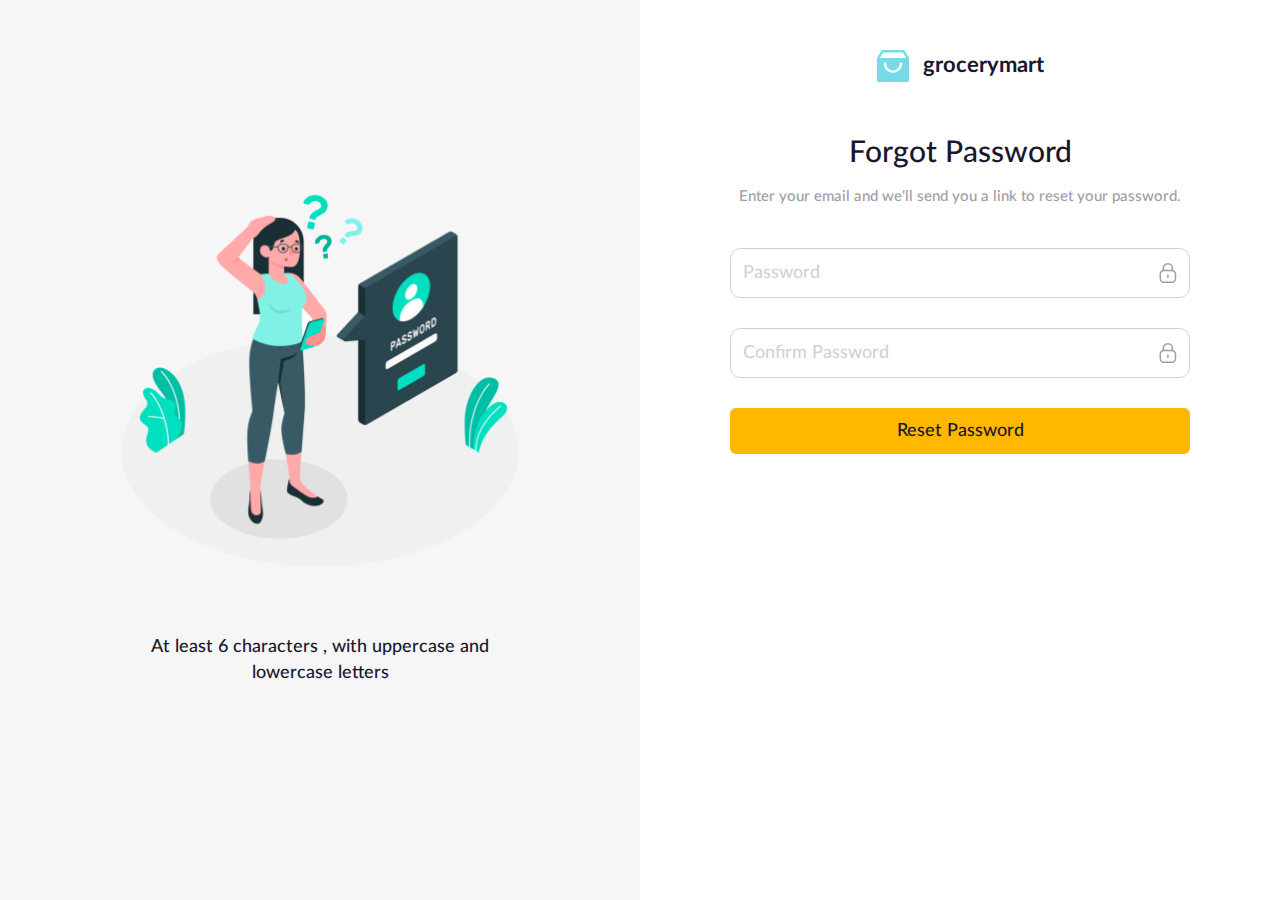
<file: new-password.html>
<!DOCTYPE html>
<html lang="en" class="dark">
<head>
    <meta charset="UTF-8">
    <meta name="viewport" content="width=device-width, initial-scale=1.0">
    <link rel="apple-touch-icon" sizes="76x76" href="./assets/favicon/apple-touch-icon.png">
    <link rel="icon" type="image/png" sizes="32x32" href="./assets/favicon/favicon-32x32.png">
    <link rel="icon" type="image/png" sizes="16x16" href="./assets/favicon/favicon-16x16.png">
    <link rel="manifest" href="./assets/favicon/site.webmanifest">
    <link rel="mask-icon" href="./assets/favicon/safari-pinned-tab.svg" color="#5bbad5">
    <meta name="msapplication-TileColor" content="#da532c">
    <meta name="theme-color" content="#ffffff">
    <!--fonts-->
    <link rel="stylesheet" href="./assets/fonts/stylesheet.css">
    <link rel="stylesheet" href="./assets/css/style.css">

    <!--Scripts-->
    <script src="./assets/js/scripts.js"></script>
    <title>New password | Grocery Mart</title>
</head>
<body>
    <main class="auth">
        <div class="auth__intro">
          <div class="auth__intro-logo logo">
            <img
              src="./assets/icon/Icon (1).svg"
              alt="Grocery"
              class="logo__img"
            />
            <h2 class="logo__title">grocerymart</h2>
          </div>
          <img src="./assets/img/auth/forgot-password.png" alt="" class="auth__intro-img" style="--width: 422px;" />
          <p class="auth__intro-text">
            At least 6 characters , with uppercase and lowercase letters
          </p>
          <button class="auth__intro-next js-toggle" toggle-target="#auth-content">
            <img src="./assets/icon/arrow-left.svg" alt="" class="d-none d-md-block icon">
          </button>
  
        </div>
        <div  class="auth__content ">
          <div class="auth__content-inner">
            <div class="logo auth__content-logo">
              <img
                src="./assets/icon/Icon (1).svg"
                alt="Grocery"
                class="logo__img"
              />
              <h2 class="logo__title">grocerymart</h2>
            </div>
            
            <h1 class="auth__heading">Forgot Password</h1>
            <p class="auth__desc d-md-none">
              Enter your email and we'll send you a link to reset your password.
            </p>
            <p class="auth__desc d-none d-md-block">Let’s create your account and  Shop like a pro and save money.</p>
            
            <form action="./index-logined.html" class="form auth__form auth__form-forgot">
              <div class="form__group">
                <div class="form__text-input">
                  <input
                    type="password"
                    name=""
                    id=""
                    placeholder="Password"
                    class="form__input"
                    required
                    minlength="6"
                  />
                  <img
                    src="./assets/icon/auth/lock.svg"
                    alt=""
                    class="form__input-icon"
                  />
                </div>
                <p class="form__error">Mật khẩu ít nhất 6 ký tự</p>
              </div>
              <div class="form__group">
                <div class="form__text-input">
                  <input
                    type="password"
                    name=""
                    id=""
                    placeholder="Confirm Password"
                    class="form__input"
                    required
                    minlength="6"
                  />
                  <img
                    src="./assets/icon/auth/lock.svg"
                    alt=""
                    class="form__input-icon"
                  />
                </div>
                <p class="form__error">Mật khẩu ít nhất 6 ký tự</p>
              </div>
              <div class="form__group auth__btn-group">
                <button class="btn btn-primary auth__btn form__submit-btn">Reset Password</button>
               
              </div>
            </form>
          
          </div>
        </div>
      </main>
      <script>
        window.dispatchEvent(new Event("template-loaded"));
      </script>
</body>
</html>
</file>
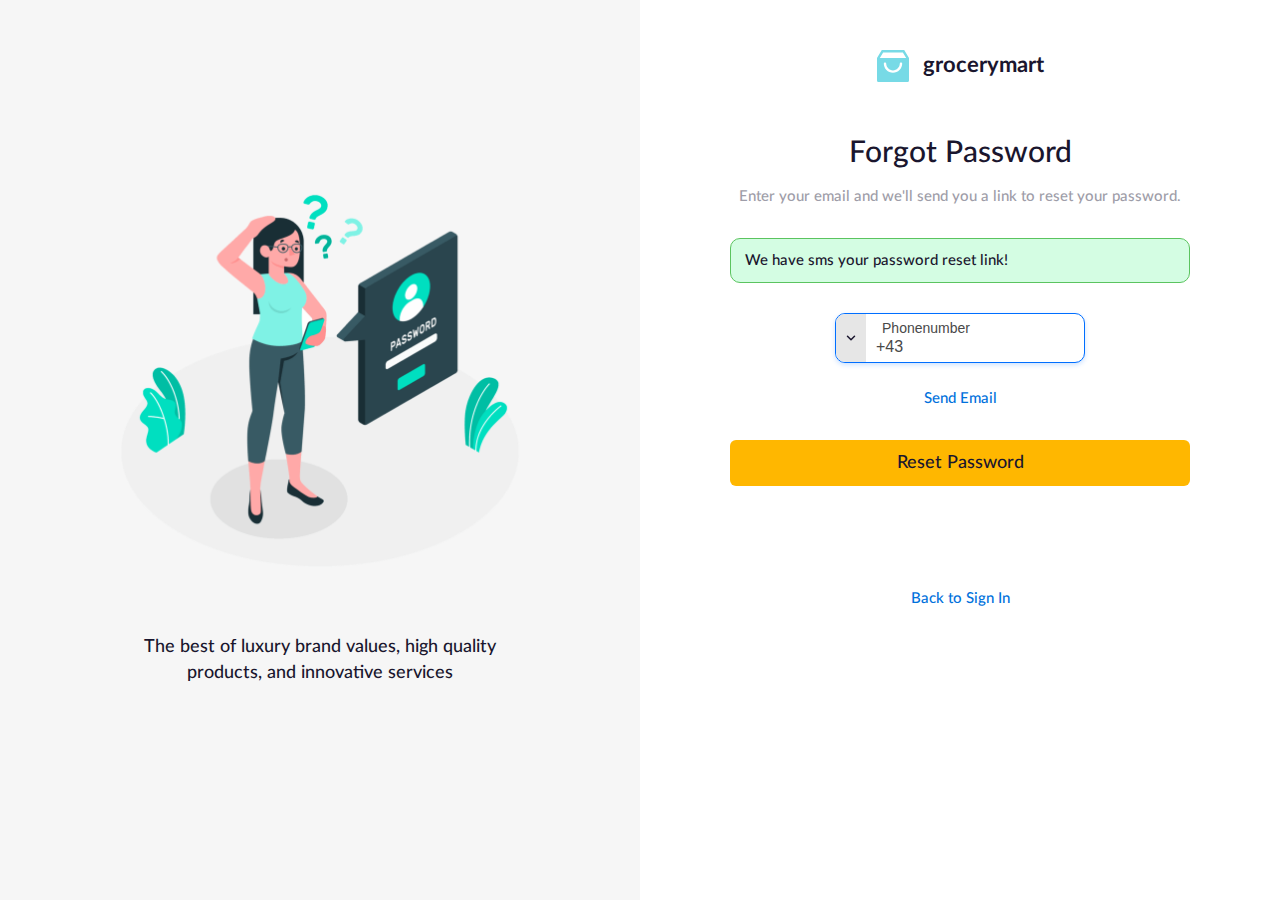
<file: reset-password-sms.html>
<!DOCTYPE html>
<html lang="en" class="dark">
<head>
    <meta charset="UTF-8">
    <meta name="viewport" content="width=device-width, initial-scale=1.0">
    <link rel="apple-touch-icon" sizes="76x76" href="./assets/favicon/apple-touch-icon.png">
    <link rel="icon" type="image/png" sizes="32x32" href="./assets/favicon/favicon-32x32.png">
    <link rel="icon" type="image/png" sizes="16x16" href="./assets/favicon/favicon-16x16.png">
    <link rel="manifest" href="./assets/favicon/site.webmanifest">
    <link rel="mask-icon" href="./assets/favicon/safari-pinned-tab.svg" color="#5bbad5">
    <meta name="msapplication-TileColor" content="#da532c">
    <meta name="theme-color" content="#ffffff">
    <!--fonts-->
    <link rel="stylesheet" href="./assets/fonts/stylesheet.css">
    <link rel="stylesheet" href="./assets/css/style.css">

    <!--Scripts-->
    <script src="./assets/js/scripts.js"></script>
    <title>Reset password | Grocery Mart</title>
</head>
<body>
    <main class="auth">
        <div class="auth__intro">
          <div class="auth__intro-logo logo">
            <img
              src="./assets/icon/Icon (1).svg"
              alt="Grocery"
              class="logo__img"
            />
            <h2 class="logo__title">grocerymart</h2>
          </div>
          <img src="./assets/img/auth/forgot-password.png" alt="" class="auth__intro-img" style="--width: 422px;" />
          <p class="auth__intro-text">
            The best of luxury brand values, high quality products, and innovative
            services
          </p>
          <button class="auth__intro-next js-toggle" toggle-target="#auth-content">
            <img src="./assets/icon/arrow-left.svg" alt="" class="d-none d-md-block icon">
          </button>
  
        </div>
        <div  class="auth__content ">
          <div class="auth__content-inner">
            <div class="logo auth__content-logo">
              <img
                src="./assets/icon/Icon (1).svg"
                alt="Grocery"
                class="logo__img"
              />
              <h2 class="logo__title">grocerymart</h2>
            </div>
            
            <h1 class="auth__heading">Forgot Password</h1>
            <p class="auth__desc d-md-none">
              Enter your email and we'll send you a link to reset your password.
            </p>
            <p class="auth__desc d-none d-md-block">Let’s create your account and  Shop like a pro and save money.</p>
            <div class="auth__message message message--success">We have sms your password reset link!</div>
            <form action="./index-logined.html" class="form auth__form auth__form-forgot">
              <div class="ui-wrapper">
                <input checked="" id="austria" name="flag" type="radio">
                <input id="belgium" name="flag" type="radio">
                <input id="bulgaria" name="flag" type="radio">
                <input id="croatia" name="flag" type="radio">
                <input id="cyprus" name="flag" type="radio">
                <input id="czech" name="flag" type="radio">
                <input id="denmark" name="flag" type="radio">
                <input id="estonia" name="flag" type="radio">
                <input id="finland" name="flag" type="radio">
                <input id="france" name="flag" type="radio">
                <input id="germany" name="flag" type="radio">
                <input id="greece" name="flag" type="radio">
                <input id="hungary" name="flag" type="radio">
                <input id="iceland" name="flag" type="radio">
                <input id="ireland" name="flag" type="radio">
                <input id="italy" name="flag" type="radio">
                <input id="latvia" name="flag" type="radio">
                <input id="liechtenstein" name="flag" type="radio">
                <input id="lithuania" name="flag" type="radio">
                <input id="luxembourg" name="flag" type="radio">
                <input id="malta" name="flag" type="radio">
                <input id="netherlands" name="flag" type="radio">
                <input id="norway" name="flag" type="radio">
                <input id="poland" name="flag" type="radio">
                <input id="portugal" name="flag" type="radio">
                <input id="romania" name="flag" type="radio">
                <input id="slovakia" name="flag" type="radio">
                <input id="slovenia" name="flag" type="radio">
                <input id="spain" name="flag" type="radio">
                <input id="sweden" name="flag" type="radio">
                <input class="sms-checkbox" name="sms" id="sms" type="checkbox">
                <label class="sms-container" for="sms">
                  <img src="./assets/icon/Arrow - Down 2.svg" alt="" class="sms-container-icon">
                </label>
                <div class="input-wrapper">
                    <div class="phone">
                      <label for="phonenumber" class="phone-text">
                        Phonenumber
                      </label>
                    </div>
                    <div class="textfield">
                        <input pattern="\d+" maxlength="11" id="phonenumber" type="text" autofocus>
                        <span class="invalid-msg">This is not a valid phone number</span>
                    </div>
                </div>
                <div class="select-wrapper">
                    <ul>
                        <li class="austria"><label for="austria"><span></span>austria (+43)</label></li>
                        <li class="belgium"><label for="belgium"><span></span>belgium (+32)</label></li>
                        <li class="bulgaria"><label for="bulgaria"><span></span>bulgaria (+359)</label></li>
                        <li class="croatia"><label for="croatia"><span></span>croatia (+385)</label></li>
                        <li class="cyprus"><label for="cyprus"><span></span>cyprus (+357)</label></li>
                        <li class="czech"><label for="czech"><span></span>czech republic (+420)</label></li>
                        <li class="denmark"><label for="denmark"><span></span>denmark (+45)</label></li>
                        <li class="estonia"><label for="estonia"><span></span>estonia (+372)</label></li>
                        <li class="finland"><label for="finland"><span></span>finland (+358)</label></li>
                        <li class="france"><label for="france"><span></span>france (+33)</label></li>
                        <li class="germany"><label for="germany"><span></span>germany (+49)</label></li>
                        <li class="greece"><label for="greece"><span></span>greece (+30)</label></li>
                        <li class="hungary"><label for="hungary"><span></span>hungary (+36)</label></li>
                        <li class="iceland"><label for="iceland"><span></span>iceland (+354)</label></li>
                        <li class="ireland"><label for="ireland"><span></span>republic of ireland (+353)</label></li>
                        <li class="italy"><label for="italy"><span></span>italy (+39)</label></li>
                        <li class="latvia"><label for="latvia"><span></span>latvia (+371)</label></li>
                        <li class="liechtenstein"><label for="liechtenstein"><span></span>liechtenstein (+423)</label></li>
                        <li class="lithuania"><label for="lithuania"><span></span>lithuania (+370)</label></li>
                        <li class="luxembourg"><label for="luxembourg"><span></span>luxembourg (+352)</label></li>
                        <li class="malta"><label for="malta"><span></span>malta (+356)</label></li>
                        <li class="netherlands"><label for="netherlands"><span></span>netherlands (+31)</label></li>
                        <li class="norway"><label for="norway"><span></span>norway (+47)</label></li>
                        <li class="poland"><label for="poland"><span></span>poland (+48)</label></li>
                        <li class="portugal"><label for="portugal"><span></span>portugal (+351)</label></li>
                        <li class="romania"><label for="romania"><span></span>romania (+40)</label></li>
                        <li class="slovakia"><label for="slovakia"><span></span>slovakia (+421)</label></li>
                        <li class="slovenia"><label for="slovenia"><span></span>slovenia (+386)</label></li>
                        <li class="spain"><label for="spain"><span></span>spain (+34)</label></li>
                        <li class="sweden"><label for="sweden"><span></span>sweden (+46)</label></li>
                    </ul>
                </div>
            </div>
              <div class="auth__sms">
                <a href="./reset-password.html" class="auth__link auth__text-link">Send Email</a>
              </div>
              <div class="form__group auth__btn-group">
                <button class="btn btn-primary auth__btn form__submit-btn"><a href="./new-password.html">Reset Password</a></button>
              </div>
            </form>
            <p class="auth__text">
              <a href="./sign-in.html" class="auth__link auth__text-link">Back to Sign In</a>
            </p>
          </div>
        </div>
      </main>
      <script>
        window.dispatchEvent(new Event("template-loaded"));
      </script>
</body>
</html>
</file>
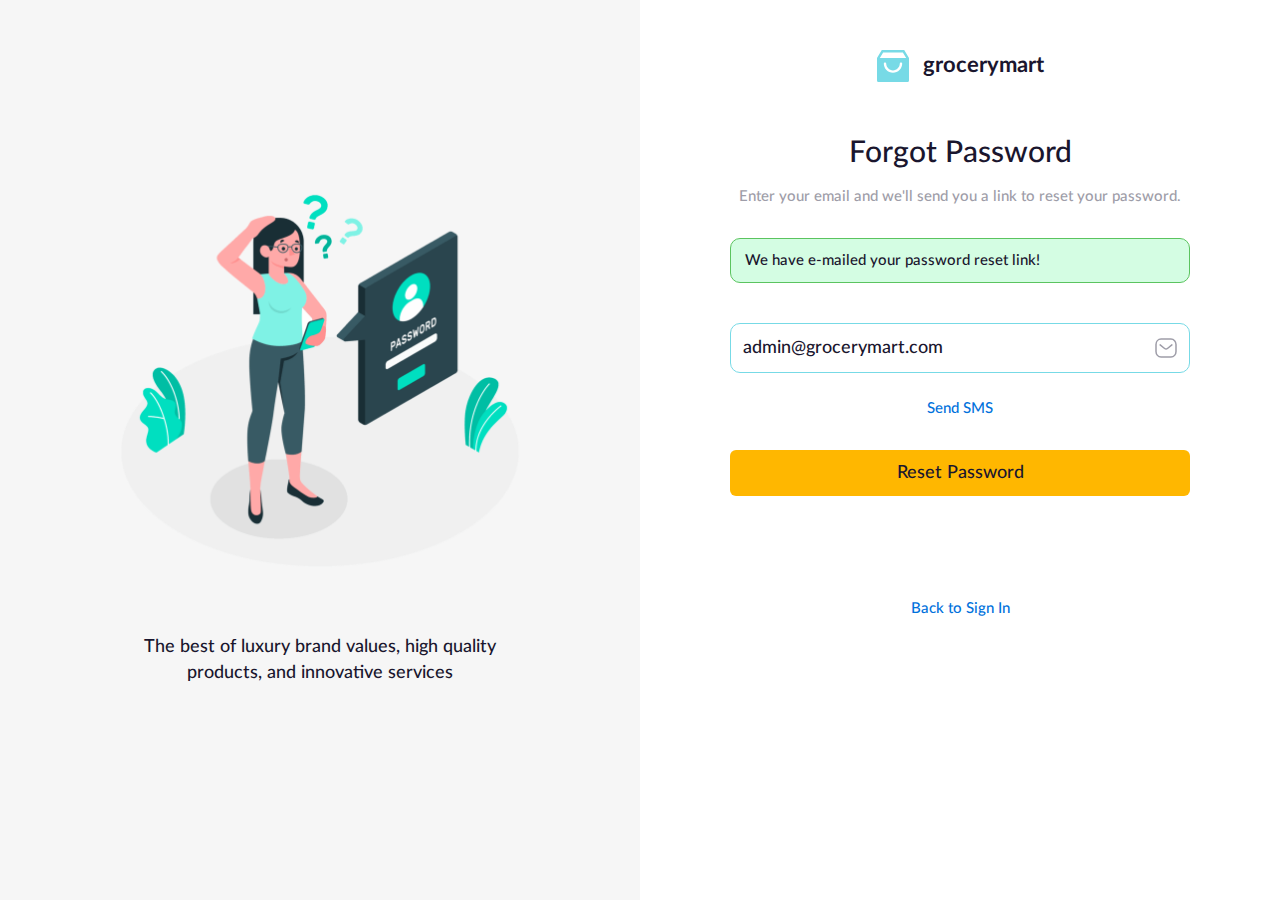
<file: reset-password.html>
<!DOCTYPE html>
<html lang="en" class="dark">
<head>
    <meta charset="UTF-8">
    <meta name="viewport" content="width=device-width, initial-scale=1.0">
    <link rel="apple-touch-icon" sizes="76x76" href="./assets/favicon/apple-touch-icon.png">
    <link rel="icon" type="image/png" sizes="32x32" href="./assets/favicon/favicon-32x32.png">
    <link rel="icon" type="image/png" sizes="16x16" href="./assets/favicon/favicon-16x16.png">
    <link rel="manifest" href="./assets/favicon/site.webmanifest">
    <link rel="mask-icon" href="./assets/favicon/safari-pinned-tab.svg" color="#5bbad5">
    <meta name="msapplication-TileColor" content="#da532c">
    <meta name="theme-color" content="#ffffff">
    <!--fonts-->
    <link rel="stylesheet" href="./assets/fonts/stylesheet.css">
    <link rel="stylesheet" href="./assets/css/style.css">

    <!--Scripts-->
    <script src="./assets/js/scripts.js"></script>
    <title>Reset password | Grocery Mart</title>
</head>
<body>
    <main class="auth">
        <div class="auth__intro">
          <div class="auth__intro-logo logo">
            <img
              src="./assets/icon/Icon (1).svg"
              alt="Grocery"
              class="logo__img"
            />
            <h2 class="logo__title">grocerymart</h2>
          </div>
          <img src="./assets/img/auth/forgot-password.png" alt="" class="auth__intro-img" style="--width: 422px;" />
          <p class="auth__intro-text">
            The best of luxury brand values, high quality products, and innovative
            services
          </p>
          <button class="auth__intro-next js-toggle" toggle-target="#auth-content">
            <img src="./assets/icon/arrow-left.svg" alt="" class="d-none d-md-block icon">
          </button>
  
        </div>
        <div  class="auth__content ">
          <div class="auth__content-inner">
            <div class="logo auth__content-logo">
              <img
                src="./assets/icon/Icon (1).svg"
                alt="Grocery"
                class="logo__img"
              />
              <h2 class="logo__title">grocerymart</h2>
            </div>
            
            <h1 class="auth__heading">Forgot Password</h1>
            <p class="auth__desc d-md-none">
              Enter your email and we'll send you a link to reset your password.
            </p>
            <p class="auth__desc d-none d-md-block">Let’s create your account and  Shop like a pro and save money.</p>
            <div class="auth__message message message--success">We have e-mailed your password reset link!</div>
            <form action="./index-logined.html" class="form auth__form auth__form-forgot">
              <div class="form__group">
                <div class="form__text-input">
                  <input
                    type="email"
                    name=""
                    id=""
                    placeholder="Email"
                    class="form__input"
                    required
                    autofocus
                    value="admin@grocerymart.com"
                  />
                  <img
                    src="./assets/icon/auth/message.svg"
                    alt=""
                    class="form__input-icon"
                  />
                </div>
                <p class="form__error">Email chưa đúng định dạng</p>
              </div>
              <div class="auth__sms">
                <a href="./reset-password-sms.html" class="auth__link auth__text-link">Send SMS</a>
              </div>
              <div class="form__group auth__btn-group">
                <button class="btn btn-primary auth__btn form__submit-btn"><a href="./new-password.html">Reset Password</a></button>
              </div>
            </form>
            <p class="auth__text">
              <a href="./sign-in.html" class="auth__link auth__text-link">Back to Sign In</a>
            </p>
          </div>
        </div>
      </main>
      <script>
        window.dispatchEvent(new Event("template-loaded"));
      </script>
</body>
</html>
</file>
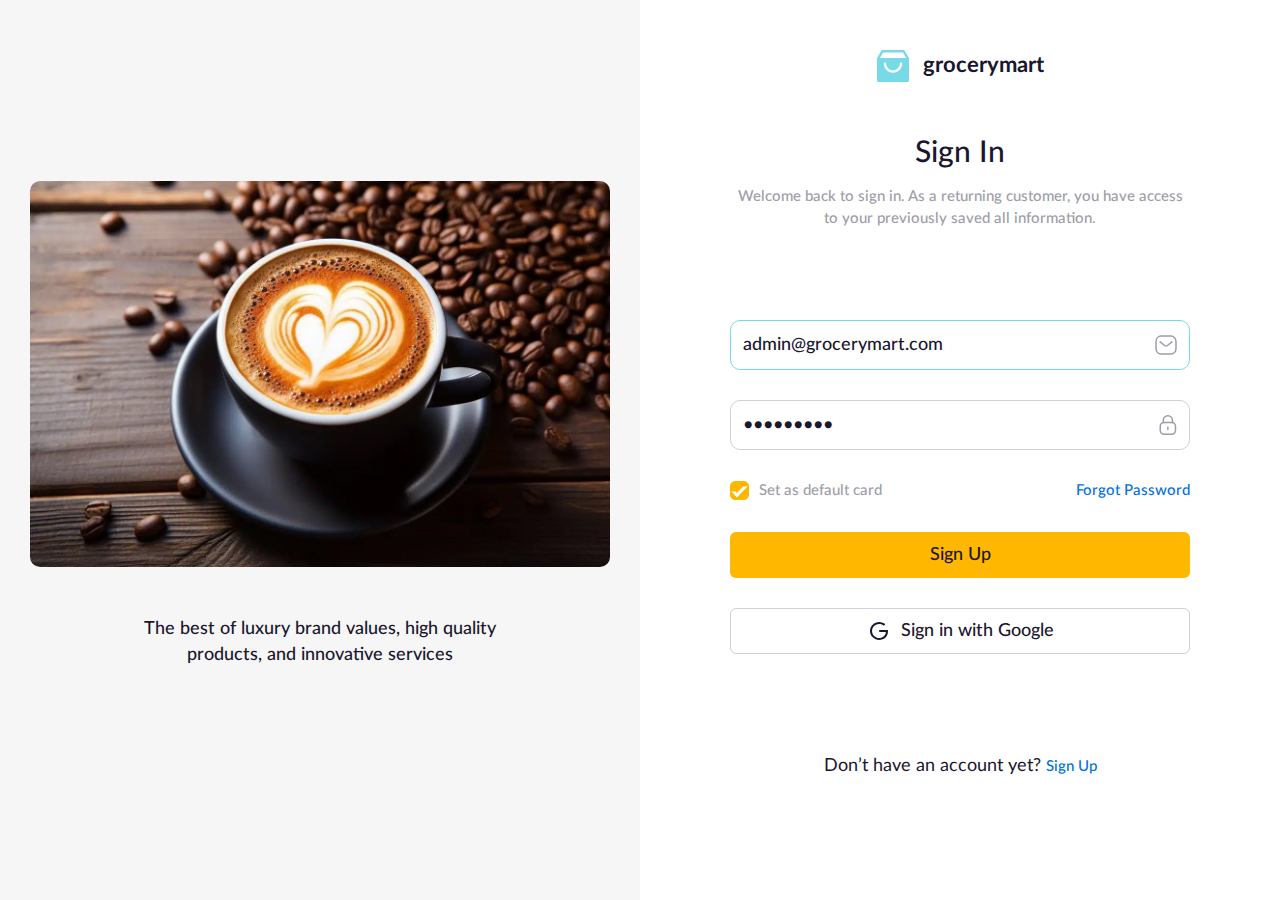
<file: sign-in.html>
<!DOCTYPE html>
<html lang="en" class="dark">
<head>
    <meta charset="UTF-8">
    <meta name="viewport" content="width=device-width, initial-scale=1.0">
    <link rel="apple-touch-icon" sizes="76x76" href="./assets/favicon/apple-touch-icon.png">
    <link rel="icon" type="image/png" sizes="32x32" href="./assets/favicon/favicon-32x32.png">
    <link rel="icon" type="image/png" sizes="16x16" href="./assets/favicon/favicon-16x16.png">
    <link rel="manifest" href="./assets/favicon/site.webmanifest">
    <link rel="mask-icon" href="./assets/favicon/safari-pinned-tab.svg" color="#5bbad5">
    <meta name="msapplication-TileColor" content="#da532c">
    <meta name="theme-color" content="#ffffff">
    <!--fonts-->
    <link rel="stylesheet" href="./assets/fonts/stylesheet.css">
    <link rel="stylesheet" href="./assets/css/style.css">

    <!--Scripts-->
    <script src="./assets/js/scripts.js"></script>
    <title>Sigh In Grocery Mart</title>
</head>
<body>
    <main class="auth">
        <div class="auth__intro">
          <div class="auth__intro-logo logo">
            <img
              src="./assets/icon/Icon (1).svg"
              alt="Grocery"
              class="logo__img"
            />
            <h2 class="logo__title">grocerymart</h2>
          </div>
          <img src="./assets/img/auth/cafe.jpg" alt="" class="auth__intro-img" />
          <p class="auth__intro-text">
            The best of luxury brand values, high quality products, and innovative
            services
          </p>
          <button class="auth__intro-next js-toggle" toggle-target="#auth-content">
            <img src="./assets/icon/arrow-left.svg" alt="" class="d-none d-md-block icon">
          </button>
  
        </div>
        <div  class="auth__content ">
          <div class="auth__content-inner">
            <div class="logo auth__content-logo">
              <img
                src="./assets/icon/Icon (1).svg"
                alt="Grocery"
                class="logo__img"
              />
              <h2 class="logo__title">grocerymart</h2>
            </div>
            
            <h1 class="auth__heading">Sign In</h1>
            <p class="auth__desc d-md-none">
                Welcome back to sign in. As a returning customer, you have access to your previously saved all information.
            </p>
            <p class="auth__desc d-none d-md-block">Let’s create your account and  Shop like a pro and save money.</p>
            <form action="./index-logined.html" class="form auth__form">
              <div class="form__group">
                <div class="form__text-input">
                  <input
                    type="email"
                    name=""
                    id=""
                    placeholder="Email"
                    class="form__input"
                    required
                    autofocus
                    value="admin@grocerymart.com"
                  />
                  <img
                    src="./assets/icon/auth/message.svg"
                    alt=""
                    class="form__input-icon"
                  />
                </div>
                <p class="form__error">Email chưa đúng định dạng</p>
              </div>
              <div class="form__group">
                <div class="form__text-input">
                  <input
                    type="password"
                    name=""
                    id=""
                    placeholder="Password"
                    class="form__input"
                    required
                    minlength="6"
                    value="111111111"
                  />
                  <img
                    src="./assets/icon/auth/lock.svg"
                    alt=""
                    class="form__input-icon"
                  />
                </div>
                <p class="form__error">Mật khẩu ít nhất 6 ký tự</p>
              </div>
              <div class="form__group form__group-inline">
                <label class="form__checkbox">
                  <input
                    type="checkbox"
                    name=""
                    id=""
                    class="form__checkbox-input d-none" checked
                  />
                  <span class="form__checkbox-label">Set as default card</span>
                </label>
                <a href="./reset-password.html" class="auth__link form__pull-right">Forgot Password</a>
              </div>
              <div class="form__group auth__btn-group">
                <button class="btn btn-primary auth__btn form__submit-btn">Sign Up</button>
                <button class="btn btn-outline auth__btn btn--no-margin">
                  <img src="./assets/icon/auth/gg.svg" alt="" class="btn__icon icon" />
                  Sign in with Google
                </button>
              </div>
            </form>
            <p class="auth__text">
                Don’t have an account yet?
              <a href="./sign-up.html" class="auth__link">Sign Up</a>
            </p>
          </div>
        </div>
      </main>
      <script>
        window.dispatchEvent(new Event("template-loaded"));
      </script>
</body>
</html>
</file>
<file: assets/fonts/stylesheet.css>
/* LATO */
@font-face {
    font-family: 'Lato';
    src: url('Lato-Bold.woff2') format('woff2'), url('Lato-Bold.woff') format('woff');
    font-weight: bold;
    font-style: normal;
    font-display: swap;
}

@font-face {
    font-family: 'Lato Hairline';
    src: url('Lato-Hairline.woff2') format('woff2'), url('Lato-Hairline.woff') format('woff');
    font-weight: normal;
    font-style: normal;
    font-display: swap;
}

@font-face {
    font-family: 'Lato';
    src: url('Lato-Black.woff2') format('woff2'), url('Lato-Black.woff') format('woff');
    font-weight: 900;
    font-style: normal;
    font-display: swap;
}

@font-face {
    font-family: 'Lato';
    src: url('Lato-Heavy.woff2') format('woff2'), url('Lato-Heavy.woff') format('woff');
    font-weight: 900;
    font-style: normal;
    font-display: swap;
}

@font-face {
    font-family: 'Lato';
    src: url('Lato-Regular.woff2') format('woff2'), url('Lato-Regular.woff') format('woff');
    font-weight: normal;
    font-style: normal;
    font-display: swap;
}

@font-face {
    font-family: 'Lato';
    src: url('Lato-Medium.woff2') format('woff2'), url('Lato-Medium.woff') format('woff');
    font-weight: 500;
    font-style: normal;
    font-display: swap;
}

@font-face {
    font-family: 'Lato';
    src: url('Lato-Italic.woff2') format('woff2'), url('Lato-Italic.woff') format('woff');
    font-weight: normal;
    font-style: italic;
    font-display: swap;
}

@font-face {
    font-family: 'Lato';
    src: url('Lato-Light.woff2') format('woff2'), url('Lato-Light.woff') format('woff');
    font-weight: 300;
    font-style: normal;
    font-display: swap;
}

@font-face {
    font-family: 'Lato';
    src: url('Lato-Thin.woff2') format('woff2'), url('Lato-Thin.woff') format('woff');
    font-weight: 100;
    font-style: normal;
    font-display: swap;
}
</file>
<file: assets/css/style.css>
html, body, div, span, applet, object, iframe,
h1, h2, h3, h4, h5, h6, p, blockquote, pre,
a, abbr, acronym, address, big, cite, code,
del, dfn, em, img, ins, kbd, q, s, samp,
small, strike, strong, sub, sup, tt, var,
b, u, i, center,
dl, dt, dd, ol, ul, li,
fieldset, form, label, legend,
table, caption, tbody, tfoot, thead, tr, th, td,
article, aside, canvas, details, embed,
figure, figcaption, footer, header, hgroup,
menu, nav, output, ruby, section, summary,
time, mark, audio, video {
  margin: 0;
  padding: 0;
  border: 0;
  font-size: 100%;
  font: inherit;
  vertical-align: baseline;
}

article, aside, details, figcaption, figure,
footer, header, hgroup, menu, nav, section {
  display: block;
}

body {
  line-height: 1;
}

ol, ul {
  list-style: none;
}

blockquote, q {
  quotes: none;
}

blockquote:before, blockquote:after,
q:before, q:after {
  content: "";
  content: none;
}

table {
  border-collapse: collapse;
  border-spacing: 0;
}

@keyframes shake {
  10%, 90% {
    transform: translate3d(-1px, 0, 0);
  }
  20%, 80% {
    transform: translate3d(2px, 0, 0);
  }
  30%, 50%, 70% {
    transform: translate3d(-4px, 0, 0);
  }
  40%, 60% {
    transform: translate3d(4px, 0, 0);
  }
}
*, ::before, ::after {
  box-sizing: border-box;
}

html {
  font-size: 62.5%;
}

body {
  font-size: 1.6rem;
  font-family: Lato, sans-serif;
  color: var(--text-color);
}

a {
  color: inherit;
  text-decoration: none;
}

button {
  border: none;
  outline: none;
  background: transparent;
  padding: 0;
  cursor: pointer;
}

img, a, button, input, textarea, select {
  font-family: inherit;
  color: inherit;
  -webkit-tap-highlight-color: transparent;
  outline: none;
  border: none;
  padding: 0;
}

input {
  background: transparent;
  width: 100%;
}

.icon {
  filter: var(--icon-color);
}

@media (max-width: 575.98px) {
  .container {
    padding-left: 20px !important;
    padding-right: 20px !important;
  }
}

i,
em {
  font-style: italic;
}

b,
strong {
  font-weight: 600;
}

.row > *, .container-fluid, .container {
  padding-left: calc(var(--grid-gutter-x) * 0.5);
  padding-right: calc(var(--grid-gutter-x) * 0.5);
}

.container-fluid, .container {
  --grid-gutter-x: 30px;
  --grid-gutter-y: 0;
  width: 100%;
  margin-left: auto;
  margin-right: auto;
}

.container {
  width: 1370px;
}

.row {
  display: flex;
  flex-wrap: wrap;
  margin-top: calc(var(--grid-gutter-y) * -1);
  margin-left: calc(var(--grid-gutter-x) * 0.5 * -1);
  margin-right: calc(var(--grid-gutter-x) * 0.5 * -1);
}
.row > * {
  margin-top: var(--grid-gutter-y);
}

.col {
  flex: 1 0;
}

.row-cols-1 > * {
  flex: 0 0 auto;
  width: 100%;
}

.row-cols-2 > * {
  flex: 0 0 auto;
  width: 50%;
}

.row-cols-3 > * {
  flex: 0 0 auto;
  width: 33.3333333333%;
}

.row-cols-4 > * {
  flex: 0 0 auto;
  width: 25%;
}

.row-cols-5 > * {
  flex: 0 0 auto;
  width: 20%;
}

.row-cols-6 > * {
  flex: 0 0 auto;
  width: 16.6666666667%;
}

.col-1 {
  flex: 0 0 auto;
  width: 8.3333333333%;
}

.col-2 {
  flex: 0 0 auto;
  width: 16.6666666667%;
}

.col-3 {
  flex: 0 0 auto;
  width: 25%;
}

.col-4 {
  flex: 0 0 auto;
  width: 33.3333333333%;
}

.col-5 {
  flex: 0 0 auto;
  width: 41.6666666667%;
}

.col-6 {
  flex: 0 0 auto;
  width: 50%;
}

.col-7 {
  flex: 0 0 auto;
  width: 58.3333333333%;
}

.col-8 {
  flex: 0 0 auto;
  width: 66.6666666667%;
}

.col-9 {
  flex: 0 0 auto;
  width: 75%;
}

.col-10 {
  flex: 0 0 auto;
  width: 83.3333333333%;
}

.col-11 {
  flex: 0 0 auto;
  width: 91.6666666667%;
}

.col-12 {
  flex: 0 0 auto;
  width: 100%;
}

.offset-0 {
  margin-left: 0;
}

.offset-1 {
  margin-left: 8.3333333333%;
}

.offset-2 {
  margin-left: 16.6666666667%;
}

.offset-3 {
  margin-left: 25%;
}

.offset-4 {
  margin-left: 33.3333333333%;
}

.offset-5 {
  margin-left: 41.6666666667%;
}

.offset-6 {
  margin-left: 50%;
}

.offset-7 {
  margin-left: 58.3333333333%;
}

.offset-8 {
  margin-left: 66.6666666667%;
}

.offset-9 {
  margin-left: 75%;
}

.offset-10 {
  margin-left: 83.3333333333%;
}

.offset-11 {
  margin-left: 91.6666666667%;
}

.g-0,
.gx-0 {
  --grid-gutter-x: 0px;
}

.g-0,
.gy-0 {
  --grid-gutter-y: 0px;
}

.g-1,
.gx-1 {
  --grid-gutter-x: 7.5px;
}

.g-1,
.gy-1 {
  --grid-gutter-y: 7.5px;
}

.g-2,
.gx-2 {
  --grid-gutter-x: 15px;
}

.g-2,
.gy-2 {
  --grid-gutter-y: 15px;
}

.g-3,
.gx-3 {
  --grid-gutter-x: 30px;
}

.g-3,
.gy-3 {
  --grid-gutter-y: 30px;
}

.g-4,
.gx-4 {
  --grid-gutter-x: 45px;
}

.g-4,
.gy-4 {
  --grid-gutter-y: 45px;
}

.g-5,
.gx-5 {
  --grid-gutter-x: 90px;
}

.g-5,
.gy-5 {
  --grid-gutter-y: 90px;
}

@media (max-width: 1399.98px) {
  .container {
    max-width: 1140px;
  }
  .row-cols-xxl-1 > * {
    flex: 0 0 auto;
    width: 100%;
  }
  .row-cols-xxl-2 > * {
    flex: 0 0 auto;
    width: 50%;
  }
  .row-cols-xxl-3 > * {
    flex: 0 0 auto;
    width: 33.3333333333%;
  }
  .row-cols-xxl-4 > * {
    flex: 0 0 auto;
    width: 25%;
  }
  .row-cols-xxl-5 > * {
    flex: 0 0 auto;
    width: 20%;
  }
  .row-cols-xxl-6 > * {
    flex: 0 0 auto;
    width: 16.6666666667%;
  }
  .col-xxl-1 {
    flex: 0 0 auto;
    width: 8.3333333333%;
  }
  .col-xxl-2 {
    flex: 0 0 auto;
    width: 16.6666666667%;
  }
  .col-xxl-3 {
    flex: 0 0 auto;
    width: 25%;
  }
  .col-xxl-4 {
    flex: 0 0 auto;
    width: 33.3333333333%;
  }
  .col-xxl-5 {
    flex: 0 0 auto;
    width: 41.6666666667%;
  }
  .col-xxl-6 {
    flex: 0 0 auto;
    width: 50%;
  }
  .col-xxl-7 {
    flex: 0 0 auto;
    width: 58.3333333333%;
  }
  .col-xxl-8 {
    flex: 0 0 auto;
    width: 66.6666666667%;
  }
  .col-xxl-9 {
    flex: 0 0 auto;
    width: 75%;
  }
  .col-xxl-10 {
    flex: 0 0 auto;
    width: 83.3333333333%;
  }
  .col-xxl-11 {
    flex: 0 0 auto;
    width: 91.6666666667%;
  }
  .col-xxl-12 {
    flex: 0 0 auto;
    width: 100%;
  }
  .offset-xxl-0 {
    margin-left: 0;
  }
  .offset-xxl-1 {
    margin-left: 8.3333333333%;
  }
  .offset-xxl-2 {
    margin-left: 16.6666666667%;
  }
  .offset-xxl-3 {
    margin-left: 25%;
  }
  .offset-xxl-4 {
    margin-left: 33.3333333333%;
  }
  .offset-xxl-5 {
    margin-left: 41.6666666667%;
  }
  .offset-xxl-6 {
    margin-left: 50%;
  }
  .offset-xxl-7 {
    margin-left: 58.3333333333%;
  }
  .offset-xxl-8 {
    margin-left: 66.6666666667%;
  }
  .offset-xxl-9 {
    margin-left: 75%;
  }
  .offset-xxl-10 {
    margin-left: 83.3333333333%;
  }
  .offset-xxl-11 {
    margin-left: 91.6666666667%;
  }
  .g-xxl-0,
  .gx-xxl-0 {
    --grid-gutter-x: 0px;
  }
  .g-xxl-0,
  .gy-xxl-0 {
    --grid-gutter-y: 0px;
  }
  .g-xxl-1,
  .gx-xxl-1 {
    --grid-gutter-x: 7.5px;
  }
  .g-xxl-1,
  .gy-xxl-1 {
    --grid-gutter-y: 7.5px;
  }
  .g-xxl-2,
  .gx-xxl-2 {
    --grid-gutter-x: 15px;
  }
  .g-xxl-2,
  .gy-xxl-2 {
    --grid-gutter-y: 15px;
  }
  .g-xxl-3,
  .gx-xxl-3 {
    --grid-gutter-x: 30px;
  }
  .g-xxl-3,
  .gy-xxl-3 {
    --grid-gutter-y: 30px;
  }
  .g-xxl-4,
  .gx-xxl-4 {
    --grid-gutter-x: 45px;
  }
  .g-xxl-4,
  .gy-xxl-4 {
    --grid-gutter-y: 45px;
  }
  .g-xxl-5,
  .gx-xxl-5 {
    --grid-gutter-x: 90px;
  }
  .g-xxl-5,
  .gy-xxl-5 {
    --grid-gutter-y: 90px;
  }
}
@media (max-width: 1199.98px) {
  .container {
    max-width: 960px;
  }
  .row-cols-xl-1 > * {
    flex: 0 0 auto;
    width: 100%;
  }
  .row-cols-xl-2 > * {
    flex: 0 0 auto;
    width: 50%;
  }
  .row-cols-xl-3 > * {
    flex: 0 0 auto;
    width: 33.3333333333%;
  }
  .row-cols-xl-4 > * {
    flex: 0 0 auto;
    width: 25%;
  }
  .row-cols-xl-5 > * {
    flex: 0 0 auto;
    width: 20%;
  }
  .row-cols-xl-6 > * {
    flex: 0 0 auto;
    width: 16.6666666667%;
  }
  .col-xl-1 {
    flex: 0 0 auto;
    width: 8.3333333333%;
  }
  .col-xl-2 {
    flex: 0 0 auto;
    width: 16.6666666667%;
  }
  .col-xl-3 {
    flex: 0 0 auto;
    width: 25%;
  }
  .col-xl-4 {
    flex: 0 0 auto;
    width: 33.3333333333%;
  }
  .col-xl-5 {
    flex: 0 0 auto;
    width: 41.6666666667%;
  }
  .col-xl-6 {
    flex: 0 0 auto;
    width: 50%;
  }
  .col-xl-7 {
    flex: 0 0 auto;
    width: 58.3333333333%;
  }
  .col-xl-8 {
    flex: 0 0 auto;
    width: 66.6666666667%;
  }
  .col-xl-9 {
    flex: 0 0 auto;
    width: 75%;
  }
  .col-xl-10 {
    flex: 0 0 auto;
    width: 83.3333333333%;
  }
  .col-xl-11 {
    flex: 0 0 auto;
    width: 91.6666666667%;
  }
  .col-xl-12 {
    flex: 0 0 auto;
    width: 100%;
  }
  .offset-xl-0 {
    margin-left: 0;
  }
  .offset-xl-1 {
    margin-left: 8.3333333333%;
  }
  .offset-xl-2 {
    margin-left: 16.6666666667%;
  }
  .offset-xl-3 {
    margin-left: 25%;
  }
  .offset-xl-4 {
    margin-left: 33.3333333333%;
  }
  .offset-xl-5 {
    margin-left: 41.6666666667%;
  }
  .offset-xl-6 {
    margin-left: 50%;
  }
  .offset-xl-7 {
    margin-left: 58.3333333333%;
  }
  .offset-xl-8 {
    margin-left: 66.6666666667%;
  }
  .offset-xl-9 {
    margin-left: 75%;
  }
  .offset-xl-10 {
    margin-left: 83.3333333333%;
  }
  .offset-xl-11 {
    margin-left: 91.6666666667%;
  }
  .g-xl-0,
  .gx-xl-0 {
    --grid-gutter-x: 0px;
  }
  .g-xl-0,
  .gy-xl-0 {
    --grid-gutter-y: 0px;
  }
  .g-xl-1,
  .gx-xl-1 {
    --grid-gutter-x: 7.5px;
  }
  .g-xl-1,
  .gy-xl-1 {
    --grid-gutter-y: 7.5px;
  }
  .g-xl-2,
  .gx-xl-2 {
    --grid-gutter-x: 15px;
  }
  .g-xl-2,
  .gy-xl-2 {
    --grid-gutter-y: 15px;
  }
  .g-xl-3,
  .gx-xl-3 {
    --grid-gutter-x: 30px;
  }
  .g-xl-3,
  .gy-xl-3 {
    --grid-gutter-y: 30px;
  }
  .g-xl-4,
  .gx-xl-4 {
    --grid-gutter-x: 45px;
  }
  .g-xl-4,
  .gy-xl-4 {
    --grid-gutter-y: 45px;
  }
  .g-xl-5,
  .gx-xl-5 {
    --grid-gutter-x: 90px;
  }
  .g-xl-5,
  .gy-xl-5 {
    --grid-gutter-y: 90px;
  }
}
@media (max-width: 991.98px) {
  .container {
    max-width: 720px;
  }
  .row-cols-lg-1 > * {
    flex: 0 0 auto;
    width: 100%;
  }
  .row-cols-lg-2 > * {
    flex: 0 0 auto;
    width: 50%;
  }
  .row-cols-lg-3 > * {
    flex: 0 0 auto;
    width: 33.3333333333%;
  }
  .row-cols-lg-4 > * {
    flex: 0 0 auto;
    width: 25%;
  }
  .row-cols-lg-5 > * {
    flex: 0 0 auto;
    width: 20%;
  }
  .row-cols-lg-6 > * {
    flex: 0 0 auto;
    width: 16.6666666667%;
  }
  .col-lg-1 {
    flex: 0 0 auto;
    width: 8.3333333333%;
  }
  .col-lg-2 {
    flex: 0 0 auto;
    width: 16.6666666667%;
  }
  .col-lg-3 {
    flex: 0 0 auto;
    width: 25%;
  }
  .col-lg-4 {
    flex: 0 0 auto;
    width: 33.3333333333%;
  }
  .col-lg-5 {
    flex: 0 0 auto;
    width: 41.6666666667%;
  }
  .col-lg-6 {
    flex: 0 0 auto;
    width: 50%;
  }
  .col-lg-7 {
    flex: 0 0 auto;
    width: 58.3333333333%;
  }
  .col-lg-8 {
    flex: 0 0 auto;
    width: 66.6666666667%;
  }
  .col-lg-9 {
    flex: 0 0 auto;
    width: 75%;
  }
  .col-lg-10 {
    flex: 0 0 auto;
    width: 83.3333333333%;
  }
  .col-lg-11 {
    flex: 0 0 auto;
    width: 91.6666666667%;
  }
  .col-lg-12 {
    flex: 0 0 auto;
    width: 100%;
  }
  .offset-lg-0 {
    margin-left: 0;
  }
  .offset-lg-1 {
    margin-left: 8.3333333333%;
  }
  .offset-lg-2 {
    margin-left: 16.6666666667%;
  }
  .offset-lg-3 {
    margin-left: 25%;
  }
  .offset-lg-4 {
    margin-left: 33.3333333333%;
  }
  .offset-lg-5 {
    margin-left: 41.6666666667%;
  }
  .offset-lg-6 {
    margin-left: 50%;
  }
  .offset-lg-7 {
    margin-left: 58.3333333333%;
  }
  .offset-lg-8 {
    margin-left: 66.6666666667%;
  }
  .offset-lg-9 {
    margin-left: 75%;
  }
  .offset-lg-10 {
    margin-left: 83.3333333333%;
  }
  .offset-lg-11 {
    margin-left: 91.6666666667%;
  }
  .g-lg-0,
  .gx-lg-0 {
    --grid-gutter-x: 0px;
  }
  .g-lg-0,
  .gy-lg-0 {
    --grid-gutter-y: 0px;
  }
  .g-lg-1,
  .gx-lg-1 {
    --grid-gutter-x: 7.5px;
  }
  .g-lg-1,
  .gy-lg-1 {
    --grid-gutter-y: 7.5px;
  }
  .g-lg-2,
  .gx-lg-2 {
    --grid-gutter-x: 15px;
  }
  .g-lg-2,
  .gy-lg-2 {
    --grid-gutter-y: 15px;
  }
  .g-lg-3,
  .gx-lg-3 {
    --grid-gutter-x: 30px;
  }
  .g-lg-3,
  .gy-lg-3 {
    --grid-gutter-y: 30px;
  }
  .g-lg-4,
  .gx-lg-4 {
    --grid-gutter-x: 45px;
  }
  .g-lg-4,
  .gy-lg-4 {
    --grid-gutter-y: 45px;
  }
  .g-lg-5,
  .gx-lg-5 {
    --grid-gutter-x: 90px;
  }
  .g-lg-5,
  .gy-lg-5 {
    --grid-gutter-y: 90px;
  }
}
@media (max-width: 767.98px) {
  .container {
    max-width: 540px;
  }
  .row-cols-md-1 > * {
    flex: 0 0 auto;
    width: 100%;
  }
  .row-cols-md-2 > * {
    flex: 0 0 auto;
    width: 50%;
  }
  .row-cols-md-3 > * {
    flex: 0 0 auto;
    width: 33.3333333333%;
  }
  .row-cols-md-4 > * {
    flex: 0 0 auto;
    width: 25%;
  }
  .row-cols-md-5 > * {
    flex: 0 0 auto;
    width: 20%;
  }
  .row-cols-md-6 > * {
    flex: 0 0 auto;
    width: 16.6666666667%;
  }
  .col-md-1 {
    flex: 0 0 auto;
    width: 8.3333333333%;
  }
  .col-md-2 {
    flex: 0 0 auto;
    width: 16.6666666667%;
  }
  .col-md-3 {
    flex: 0 0 auto;
    width: 25%;
  }
  .col-md-4 {
    flex: 0 0 auto;
    width: 33.3333333333%;
  }
  .col-md-5 {
    flex: 0 0 auto;
    width: 41.6666666667%;
  }
  .col-md-6 {
    flex: 0 0 auto;
    width: 50%;
  }
  .col-md-7 {
    flex: 0 0 auto;
    width: 58.3333333333%;
  }
  .col-md-8 {
    flex: 0 0 auto;
    width: 66.6666666667%;
  }
  .col-md-9 {
    flex: 0 0 auto;
    width: 75%;
  }
  .col-md-10 {
    flex: 0 0 auto;
    width: 83.3333333333%;
  }
  .col-md-11 {
    flex: 0 0 auto;
    width: 91.6666666667%;
  }
  .col-md-12 {
    flex: 0 0 auto;
    width: 100%;
  }
  .offset-md-0 {
    margin-left: 0;
  }
  .offset-md-1 {
    margin-left: 8.3333333333%;
  }
  .offset-md-2 {
    margin-left: 16.6666666667%;
  }
  .offset-md-3 {
    margin-left: 25%;
  }
  .offset-md-4 {
    margin-left: 33.3333333333%;
  }
  .offset-md-5 {
    margin-left: 41.6666666667%;
  }
  .offset-md-6 {
    margin-left: 50%;
  }
  .offset-md-7 {
    margin-left: 58.3333333333%;
  }
  .offset-md-8 {
    margin-left: 66.6666666667%;
  }
  .offset-md-9 {
    margin-left: 75%;
  }
  .offset-md-10 {
    margin-left: 83.3333333333%;
  }
  .offset-md-11 {
    margin-left: 91.6666666667%;
  }
  .g-md-0,
  .gx-md-0 {
    --grid-gutter-x: 0px;
  }
  .g-md-0,
  .gy-md-0 {
    --grid-gutter-y: 0px;
  }
  .g-md-1,
  .gx-md-1 {
    --grid-gutter-x: 7.5px;
  }
  .g-md-1,
  .gy-md-1 {
    --grid-gutter-y: 7.5px;
  }
  .g-md-2,
  .gx-md-2 {
    --grid-gutter-x: 15px;
  }
  .g-md-2,
  .gy-md-2 {
    --grid-gutter-y: 15px;
  }
  .g-md-3,
  .gx-md-3 {
    --grid-gutter-x: 30px;
  }
  .g-md-3,
  .gy-md-3 {
    --grid-gutter-y: 30px;
  }
  .g-md-4,
  .gx-md-4 {
    --grid-gutter-x: 45px;
  }
  .g-md-4,
  .gy-md-4 {
    --grid-gutter-y: 45px;
  }
  .g-md-5,
  .gx-md-5 {
    --grid-gutter-x: 90px;
  }
  .g-md-5,
  .gy-md-5 {
    --grid-gutter-y: 90px;
  }
}
@media (max-width: 575.98px) {
  .container {
    max-width: 100%;
  }
  .row-cols-sm-1 > * {
    flex: 0 0 auto;
    width: 100%;
  }
  .row-cols-sm-2 > * {
    flex: 0 0 auto;
    width: 50%;
  }
  .row-cols-sm-3 > * {
    flex: 0 0 auto;
    width: 33.3333333333%;
  }
  .row-cols-sm-4 > * {
    flex: 0 0 auto;
    width: 25%;
  }
  .row-cols-sm-5 > * {
    flex: 0 0 auto;
    width: 20%;
  }
  .row-cols-sm-6 > * {
    flex: 0 0 auto;
    width: 16.6666666667%;
  }
  .col-sm-1 {
    flex: 0 0 auto;
    width: 8.3333333333%;
  }
  .col-sm-2 {
    flex: 0 0 auto;
    width: 16.6666666667%;
  }
  .col-sm-3 {
    flex: 0 0 auto;
    width: 25%;
  }
  .col-sm-4 {
    flex: 0 0 auto;
    width: 33.3333333333%;
  }
  .col-sm-5 {
    flex: 0 0 auto;
    width: 41.6666666667%;
  }
  .col-sm-6 {
    flex: 0 0 auto;
    width: 50%;
  }
  .col-sm-7 {
    flex: 0 0 auto;
    width: 58.3333333333%;
  }
  .col-sm-8 {
    flex: 0 0 auto;
    width: 66.6666666667%;
  }
  .col-sm-9 {
    flex: 0 0 auto;
    width: 75%;
  }
  .col-sm-10 {
    flex: 0 0 auto;
    width: 83.3333333333%;
  }
  .col-sm-11 {
    flex: 0 0 auto;
    width: 91.6666666667%;
  }
  .col-sm-12 {
    flex: 0 0 auto;
    width: 100%;
  }
  .offset-sm-0 {
    margin-left: 0;
  }
  .offset-sm-1 {
    margin-left: 8.3333333333%;
  }
  .offset-sm-2 {
    margin-left: 16.6666666667%;
  }
  .offset-sm-3 {
    margin-left: 25%;
  }
  .offset-sm-4 {
    margin-left: 33.3333333333%;
  }
  .offset-sm-5 {
    margin-left: 41.6666666667%;
  }
  .offset-sm-6 {
    margin-left: 50%;
  }
  .offset-sm-7 {
    margin-left: 58.3333333333%;
  }
  .offset-sm-8 {
    margin-left: 66.6666666667%;
  }
  .offset-sm-9 {
    margin-left: 75%;
  }
  .offset-sm-10 {
    margin-left: 83.3333333333%;
  }
  .offset-sm-11 {
    margin-left: 91.6666666667%;
  }
  .g-sm-0,
  .gx-sm-0 {
    --grid-gutter-x: 0px;
  }
  .g-sm-0,
  .gy-sm-0 {
    --grid-gutter-y: 0px;
  }
  .g-sm-1,
  .gx-sm-1 {
    --grid-gutter-x: 7.5px;
  }
  .g-sm-1,
  .gy-sm-1 {
    --grid-gutter-y: 7.5px;
  }
  .g-sm-2,
  .gx-sm-2 {
    --grid-gutter-x: 15px;
  }
  .g-sm-2,
  .gy-sm-2 {
    --grid-gutter-y: 15px;
  }
  .g-sm-3,
  .gx-sm-3 {
    --grid-gutter-x: 30px;
  }
  .g-sm-3,
  .gy-sm-3 {
    --grid-gutter-y: 30px;
  }
  .g-sm-4,
  .gx-sm-4 {
    --grid-gutter-x: 45px;
  }
  .g-sm-4,
  .gy-sm-4 {
    --grid-gutter-y: 45px;
  }
  .g-sm-5,
  .gx-sm-5 {
    --grid-gutter-x: 90px;
  }
  .g-sm-5,
  .gy-sm-5 {
    --grid-gutter-y: 90px;
  }
}
.d-block {
  display: block;
}

.d-flex {
  display: flex;
}

.d-grid {
  display: grid;
}

.d-none {
  display: none;
}

@media (max-width: 1399.98px) {
  .d-xxl-block {
    display: block;
  }
  .d-xxl-flex {
    display: flex;
  }
  .d-xxl-grid {
    display: grid;
  }
  .d-xxl-none {
    display: none;
  }
}
@media (max-width: 1199.98px) {
  .d-xl-block {
    display: block;
  }
  .d-xl-flex {
    display: flex;
  }
  .d-xl-grid {
    display: grid;
  }
  .d-xl-none {
    display: none;
  }
}
@media (max-width: 991.98px) {
  .d-lg-block {
    display: block;
  }
  .d-lg-flex {
    display: flex;
  }
  .d-lg-grid {
    display: grid;
  }
  .d-lg-none {
    display: none;
  }
}
@media (max-width: 767.98px) {
  .d-md-block {
    display: block;
  }
  .d-md-flex {
    display: flex;
  }
  .d-md-grid {
    display: grid;
  }
  .d-md-none {
    display: none;
  }
}
@media (max-width: 575.98px) {
  .d-sm-block {
    display: block;
  }
  .d-sm-flex {
    display: flex;
  }
  .d-sm-grid {
    display: grid;
  }
  .d-sm-none {
    display: none;
  }
}
html {
  --text-color:#1a162e;
  --icon-color: brightness(0) saturate(100%) invert(8%) sepia(7%)
      saturate(6164%) hue-rotate(213deg) brightness(98%) contrast(95%);
  --topbar-bg-color:#EEE;
  --header-bg-color:#eee;
  --body-bg:#F6F6F6;
  --header-shadown: 0px 40px 90px 20px rgba(200, 200, 200, 0.40);
  --top-act-group-bg-color:#FFFFFF;
  --top-act-group-shadow:rgba(237, 237, 246, 0.20);
  --top-act-group-separate:#ededf6;
  --Secondary-Color-Background: #FFF;
  --dropdown-shadow-bg:rgba(0, 0, 0, 0.20);
  --dropdown-arrow-color:#fff;
  --dropdown-bg-color: #fff;
  --top-menu-boder-color:#D2D1D6;
  --menu-column-icon-color:brightness(0) saturate(100%) invert(8%) sepia(11%)
  saturate(3969%) hue-rotate(212deg) brightness(97%) contrast(95%);
  --slidebar-bg:#FFFFFF;
  --slidebar-title:#1A162E;
  --icon:#FFFFFF;
  --cate-item-bg:#EEE;
  --cate-item-bg-thumb:#FFf;
  --filter-btn-color:#FFFFFF;
  --filter-title-color:#6C6C72;
  --product-bg-color:#FFFFFF;
  --product-sd-bg:rgba(237, 237, 246, 0.20);
  --like-btn-sd:rgba(124, 124, 124, 0.20);
  --filter-form-bg:#fff;
  --filter-form-shadow:rgba(200, 200, 200, 0.40);
  --footer-bg-color: var(--header-bg-color);
  --auth-content-bg:#fff;
  --auth-color:#1A162E;
  --product-detail-bg: #fff5;
  --breadcrmbs-bg: #f6f6f6;
  --breadcrmbs-shadow: rgba(237, 237, 246, 0.2);
  --prod-info-bg:#f6f6f6;
  --dropdown-item-color:#1A162E;
  --gift-bg:#7644E1;
  --dialog-bg: #fff;
  --dialog-shadow: rgba(237, 237, 246, 0.2);
  --separate-bg:#D2D1D6;
  --cancel-color:#1A162E;
  --profile-info-bg:#FFF;
  --form--icon-bg:#f6f6f6;
}
@media (max-width: 767.98px) {
  html {
    --body-bg:#f6f6f6;
  }
}
@media (max-width: 991.98px) {
  html {
    --header-bg-color:#fff;
    --header-shadow-color:rgba(237, 237, 246, 0.20);
  }
}
@media (max-width: 575.98px) {
  html {
    --cate-item-bg:#fff;
  }
}
@media (max-width: 575.98px) {
  html {
    --prod-info-bg:#fff;
    --breadcrmbs-bg:#fff;
    --prod-tag-bg:#EDEDF6;
  }
}
@media (max-width: 991.98px) {
  html {
    --breadcrmbs-bg:#fff;
  }
}

html.dark {
  --text-color:#fff;
  --icon-color: brightness(0) saturate(100%) invert(99%) sepia(1%)
      saturate(2%) hue-rotate(153deg) brightness(108%) contrast(100%);
  --topbar-bg-color:#171C28;
  --body-bg:#292E39;
  --header-shadown: 0px 40px 90px 20px rgba(10, 13, 18, 0.4);
  --header-bg-color:#171C28;
  --top-act-group-bg-color:#292E39;
  --top-act-group-shadow:rgba(0, 0, 0, 0.20);
  --top-act-group-separate:#EDEDF6;
  --header-shadow-color:rgba(237, 237, 246, 0);
  --dropdown-bg-color: #2f3441;
  --Secondary-Color-Background: #292E39;
  --dropdown-shadow-bg:rgba(23, 28, 40, 0.40);
  --dropdrown-arrow-color: brightness(0) saturate(100%)
  invert(19%) sepia(6%) saturate(1833%) hue-rotate(186deg) brightness(95%) contrast(93%);
  --top-menu-boder-color:#171C28;
  --menu-column-icon-color: brightness(0) saturate(100%) invert(100%) sepia(23%) saturate(2935%)
                  hue-rotate(206deg) brightness(110%) contrast(97%);
  --slidebar-title:#FFFFFF;
  --slidebar-bg:#292E39;
  --cate-item-bg:#171C28;
  --cate-item-bg-thumb:#292E39;
  --filter-btn-color:#171C28;
  --filter-title-color:#FFFFFF;
  --product-bg-color:#171C28;
  --product-sd-bg:rgba(0, 0, 0, 0.20);
  --like-btn-sd:rgba(124, 124, 124, 0.20);
  --filter-form-bg:#292E39;
  --filter-form-shadow:rgba(0, 0, 0, 0.40);
  --filter-arrow-bg:var(--dropdrown-arrow-color);
  --footer-bg-color: var(--header-bg-color);
  --footer-text-color: #9e9da6;
  --auth-content-bg:#292E39;
  --auth-color:#B9BABE;
  --btn-color:#1A162E;
  --auth-intro-bg:#171C28;
  --product-detail-bg: #292e39;
  --breadcrmbs-bg: #171C28;
  --breadcrmbs-shadow: rgba(0, 0, 0, 0.2);
  --prod-tag-bg:#292E39;
  --prod-info-bg:#171C28;
  --dropdown-item-color:#B9BABE;
  --dropdown-arrow-color:#292E39:
  --gift-bg:#292E39;
  --dialog-bg: #2f3441;
  --dialog-shadow: rgba(23, 28, 40, 0.4);
  --separate-bg:#292E39;
  --cancel-color:#B9BABE;
  --profile-info-bg:#171C28;
  --form--icon-bg:#2f3441;
}
@media (max-width: 575.98px) {
  html.dark {
    --body-bg:#292E39;
  }
}
@media (max-width: 991.98px) {
  html.dark {
    --header-bg-color:#171C28;
    --header-shadow-color:rgba(237, 237, 246, 0);
  }
}
@media (max-width: 575.98px) {
  html.dark {
    --prod-info-bg:#171C28;
    --prod-tag-bg:#171C28;
  }
}

.header {
  background: var(--header-bg-color);
  padding: 30px 0px;
}
@media (max-width: 575.98px) {
  .header {
    padding: 16px 0px;
  }
}
@media (max-width: 991.98px) {
  .header {
    padding: 20px 0px;
  }
}

.top-bar {
  display: flex;
  align-items: center;
  position: relative;
  z-index: 1;
}
@media (max-width: 991.98px) {
  .top-bar {
    padding: 20px 0;
  }
}
@media (max-width: 767.98px) {
  .top-bar {
    justify-content: space-between;
    padding: 16px 0;
  }
}

.navbar {
  margin-left: 144px;
}
@media (max-width: 991.98px) {
  .navbar {
    position: fixed;
    inset: 0 30% 0 0;
    z-index: 9;
    margin-left: 0;
    background: var(--slidebar-bg);
    padding: 20px 0;
    translate: -100%;
    transition: 0.5s;
  }
  .navbar.show {
    translate: 0;
  }
  .navbar.show ~ .navbar__overlay {
    visibility: visible;
    opacity: 1;
  }
}
.navbar__overlay {
  visibility: hidden;
  opacity: 0;
  transition: 0.5s;
}
@media (max-width: 991.98px) {
  .navbar__overlay {
    position: fixed;
    inset: 0;
    background: rgba(0, 0, 0, 0.4);
    z-index: 8;
    transition: opacity, visibility;
    transition-duration: 0.5s;
  }
}
.navbar__close {
  display: none;
}
@media (max-width: 991.98px) {
  .navbar__close {
    display: block;
    padding: 10px 20px;
  }
}
.navbar__list {
  display: flex;
  align-items: center;
  gap: 30px;
}
@media (max-width: 991.98px) {
  .navbar__list {
    flex-direction: column;
    align-items: flex-start;
    padding: 20px;
    overflow-y: auto;
    height: calc(100% - 20px);
  }
}
.navbar__link {
  padding: 20px 0px;
  height: 50px;
  gap: 6px;
  font-size: 15px;
  font-weight: 500;
  line-height: 146.667%;
}
@media (max-width: 991.98px) {
  .navbar__link {
    justify-content: space-between;
    font-size: 1.6rem;
    line-height: 2.4rem;
    padding-right: 20px;
  }
}
.navbar__item:hover .dropdown {
  display: block;
}
@media (max-width: 991.98px) {
  .navbar__item {
    width: 100%;
  }
  .navbar__item:hover .dropdown {
    display: none;
  }
  .navbar__item--active .dropdown {
    display: block !important;
  }
}
.navbar__arrow {
  margin-top: 3px;
}
@media (max-width: 991.98px) {
  .navbar__arrow {
    rotate: -90deg;
    transition: rotate 0.3s;
  }
}
.navbar__item--active .navbar__arrow {
  rotate: 0deg;
}

.top-act {
  display: flex;
  margin-left: auto;
  gap: 20px;
}
@media (max-width: 767.98px) {
  .top-act {
    margin-left: 0;
  }
  .top-act__sign-up {
    margin-left: 20px;
    height: 40px !important;
    padding: 0 8px !important;
    font-size: 1.5rem !important;
  }
}
.top-act__group {
  display: flex;
  align-items: center;
  min-width: 50px;
  height: 50px;
  border-radius: 8px;
  background: var(--top-act-group-bg-color);
  box-shadow: 0px 20px 60px 10px var(--top-act-group-shadow);
}
@media (max-width: 575.98px) {
  .top-act__group {
    display: none;
  }
}
@media (max-width: 991.98px) {
  .top-act__group--single {
    display: none;
  }
}
.top-act__group--single .top-act__btn {
  padding: 13px;
}
.top-act__btn {
  position: relative;
  display: flex;
  align-items: center;
  gap: 10px;
  padding: 13px 20px;
  cursor: pointer;
}
.top-act__btn-wrap {
  padding: 20px 0px;
}
.top-act__btn-wrap:hover .act-dropdown {
  display: block;
}
.top-act__title {
  font-size: 15px;
  font-weight: 500;
  line-height: 146.667%;
}
.top-act__separate {
  width: 1px;
  height: 30px;
  background: var(--top-act-group-separate);
}
.top-act__avatar {
  display: block;
  width: 50px;
  height: 50px;
  object-fit: cover;
  border-radius: 8px;
}
.top-act__user {
  position: relative;
}
.top-act__user:hover .act-dropdown {
  display: block;
}
.top-act__dropdown {
  right: -15px !important;
  width: min(300px, 100vw) !important;
}
.top-act__dropdown-arrow {
  right: 15px !important;
}

.user-menu__top {
  display: flex;
  align-items: center;
  gap: 20px;
}
.user-menu__avatar {
  width: 60px;
  height: 60px;
  border-radius: 10px;
  object-fit: cover;
}
.user-menu__name {
  margin-bottom: 8px;
  font-size: 1.8rem;
  font-weight: 600;
}
.user-menu__list {
  margin-top: 30px;
}
.user-menu__link {
  display: flex;
  align-items: center;
  justify-content: space-between;
  gap: 15px;
  padding: 14px 0;
}
.user-menu__separate {
  margin-top: 10px;
  padding-top: 10px;
  border-top: 1px solid var(--separate-color);
}

.nav-btn {
  align-items: center;
  padding: 10px 20px;
}
.nav-btn__title {
  margin-left: 16px;
  font-size: 15px;
  font-weight: 500;
  line-height: 146.667%;
}
.nav-btn__qnt {
  margin-left: auto;
  font-size: 15px;
  font-weight: 500;
  line-height: 22px;
}

.act-dropdown {
  position: absolute;
  top: 70px;
  right: 10px;
  width: 100;
  display: none;
}
@media (max-width: 991.98px) {
  .act-dropdown {
    top: 90px;
  }
}
.act-dropdown__inner {
  padding: 20px;
  border-radius: 20px;
  background: var(--body-bg);
  box-shadow: var(--header-shadown);
}
@media (max-width: 991.98px) {
  .act-dropdown__inner {
    padding: 15px;
  }
}
.act-dropdown__arrow {
  position: absolute;
  top: -15px;
  right: 90px;
  height: 20.5px;
  filter: var(--dropdrown-arrow-color);
}
.act-dropdown.hide {
  opacity: 0;
  visibility: hidden;
}
.act-dropdown__top {
  display: flex;
  justify-content: space-between;
  margin-bottom: 30px;
}
.act-dropdown__title {
  font-size: 22px;
  font-weight: 500;
  line-height: 145.455%;
}
.act-dropdown__view-all {
  font-size: 22px;
  font-weight: 400;
  line-height: 145.455%;
  color: #0071DC;
}
.act-dropdown__row {
  display: flex;
  justify-content: space-between;
  margin-top: 20px;
  color: var(--dropdown-item-color);
  font-size: 22px;
  font-weight: 400;
  line-height: 145.455%;
}
.act-dropdown__checkout {
  display: flex;
  justify-content: flex-end;
}
.act-dropdown__checkout-btn {
  padding: 18px 40px;
  border-radius: 50px !important;
  min-width: 278px;
}

.cart-preview-item__thumb {
  width: 175px;
  height: 172px;
  object-fit: contain;
  background: var(--prod-info-bg);
}
@media (max-width: 1399.98px) {
  .cart-preview-item__thumb {
    width: 135px;
    height: 132px;
  }
}
.cart-preview-item__title {
  margin-top: 14px;
  font-size: 14px;
  font-weight: 400;
  line-height: 142.857%;
  color: var(--dropdown-item-color);
}
.cart-preview-item__price {
  margin-top: 6px;
  font-size: 15px;
  font-weight: 500;
  line-height: 146.667%;
  color: var(--dropdown-item-color);
}

.artice {
  margin: 30px 0;
  content: "";
  display: block;
  height: 1px;
  background: #171C28;
}
@media (max-width: 991.98px) {
  .artice {
    margin: 15px 0;
  }
}

.sreach-input::placeholder,
.sreach-input {
  font-size: 17px;
}

.sreach-input::placeholder {
  color: #8f8f8f;
  margin-left: 10px;
}

.sreach-input {
  z-index: 1;
  border-style: none;
  height: 50px;
  width: 50px;
  padding: 10px;
  outline: none;
  border-radius: 50%;
  transition: 0.5s ease-in-out;
  padding-right: 40px;
  color: var(--text-color);
  cursor: pointer;
}

.sreach-input:focus ~ .sreach-input,
.sreach-input:focus {
  box-shadow: none;
  width: 250px;
  border-radius: 0px;
  background-color: transparent;
  z-index: 2;
  transition: all 500ms cubic-bezier(0, 0.11, 0.35, 2);
}

.icon-input {
  display: flex;
  align-items: center;
  justify-content: center;
  position: absolute;
  right: 0px;
  cursor: pointer;
  outline: none;
  border-style: none;
  border-radius: 50%;
  pointer-events: painted;
  background-color: transparent;
  transition: 0.2s linear;
}

.top-act__btn-right {
  position: absolute;
  right: 315px;
}

.icon-input:focus {
  margin-left: 10px;
}

.footer {
  margin-top: 50px;
  padding: 50px 0px;
  border-radius: 10px;
  background: var(--footer-bg-color);
}
.footer__row {
  display: grid;
  grid-template-columns: 2fr 1fr 1fr 1fr 2fr;
  gap: 60px;
}
@media (max-width: 991.98px) {
  .footer__row {
    grid-template-columns: 1fr;
  }
}
@media (max-width: 991.98px) {
  .footer__logo.logo {
    margin-left: 0;
  }
}
.footer__desc {
  margin-top: 30px;
  font-size: 1.5rem;
  line-height: 1.5;
}
@media (max-width: 991.98px) {
  .footer__desc {
    width: min(400px, 100%);
  }
}
.footer__help-text {
  margin-top: 40px;
  font-size: 1.4rem;
  line-height: 1.4;
}
.footer__heading {
  text-transform: uppercase;
  font-weight: 900;
  font-size: 1.8rem;
}
.footer__list {
  margin-top: 18px;
}
.footer__link, .footer__text {
  padding: 8px 0;
  font-size: 1.5rem;
  line-height: 1.4;
}
.footer__link {
  display: inline-block;
}
.footer__link:hover {
  color: #0071dc;
}
.footer__text, .footer__copyright {
  color: var(--footer-text-color);
}
@media (max-width: 991.98px) {
  .footer__text {
    width: min(400px, 100%);
  }
}
.footer__label {
  margin-top: 20px;
  font-weight: 500;
}
.footer__form {
  display: flex;
  gap: 10px;
  padding: 16px 0;
}
@media (max-width: 1199.98px) {
  .footer__form {
    flex-direction: column;
  }
}
@media (max-width: 991.98px) {
  .footer__form {
    flex-direction: row;
  }
}
.footer__input {
  width: 100%;
  padding: 8px 12px;
  border-radius: 6px;
  border: 2px solid #d2d1d6;
  font-size: 1.5rem;
  font-weight: 500;
}
.footer__input::placeholder {
  font-weight: 400;
}
@media (max-width: 991.98px) {
  .footer__input {
    width: 40%;
  }
}
@media (max-width: 767.98px) {
  .footer__input {
    width: 50%;
  }
}
@media (max-width: 575.98px) {
  .footer__input {
    flex: 1;
  }
}
.footer__bottom {
  margin-top: 50px;
  display: flex;
  align-items: center;
  justify-content: space-between;
}
@media (max-width: 767.98px) {
  .footer__bottom {
    flex-direction: column-reverse;
    gap: 50px;
  }
}
.footer__copyright {
  font-size: 1.4rem;
}
.footer__socials {
  display: flex;
  align-items: center;
  gap: 10px;
  position: relative;
  right: 30px;
}
.footer__social-link {
  display: flex;
  align-items: center;
  justify-content: center;
  width: 32px;
  height: 32px;
  border-radius: 6px;
  filter: grayscale(50%);
  transition: translate, filter;
  transition-duration: 0.3s;
}
.footer__social-link--facebook {
  background: #4863a9;
}
.footer__social-link--youtube {
  background: #f00;
}
.footer__social-link--tiktok {
  background: #000;
}
.footer__social-link--twitter {
  background: #4999e6;
}
.footer__social-link--linkedin {
  background: #2f71ab;
}
.footer__social-link:hover {
  filter: grayscale(0);
  translate: 0 -3px;
}
.footer__social-icon {
  width: 14px;
  filter: brightness(0) saturate(100%) invert(100%) sepia(0%) saturate(7482%) hue-rotate(72deg) brightness(99%) contrast(99%);
}

.logo {
  display: flex;
  align-items: center;
  gap: 14px;
}
@media (max-width: 991.98px) {
  .logo {
    gap: 10px;
    margin-left: 40px;
  }
}
@media (max-width: 575.98px) {
  .logo {
    margin-left: 0;
  }
}
.logo__title {
  font-size: 22px;
  font-style: normal;
  font-weight: 700;
  line-height: 145.455%;
}
@media (max-width: 991.98px) {
  .logo__title {
    font-size: 1.8rem;
  }
}
@media (max-width: 991.98px) {
  .logo__img {
    width: 24px;
  }
}

.dropdown {
  position: absolute;
  left: 0;
  width: min(1270px, 100%);
  padding-top: 54px;
  display: none;
}
@media (max-width: 991.98px) {
  .dropdown {
    padding-top: 0;
    position: initial;
  }
}
.dropdown__inner {
  z-index: 1;
  --inner-padding: 30px;
  position: relative;
  padding: var(--inner-padding);
  border-radius: 20px;
  background: var(--dropdown-bg-color);
  box-shadow: 0px 40px 90px 20px var(--dropdown-shadow-bg);
}
.dropdown__inner::before {
  content: url("../icon/dropdown.svg");
  position: absolute;
  top: -13px;
  left: var(--arrow-left-pos);
  translate: -50%;
  filter: var(--dropdown-arrow-color);
}
@media (max-width: 991.98px) {
  .dropdown__inner {
    border-radius: 0;
    background: transparent;
    box-shadow: none;
    padding-left: 0;
    padding: 10px 0px;
  }
  .dropdown__inner::before {
    content: none;
  }
}
@media (max-width: 575.98px) {
  .dropdown__inner {
    padding: 0 20px;
  }
}

.top-menu {
  max-height: calc(var(--inner-max-height) - var(--inner-padding) * 2);
  --max-height:calc(min(582px, 100vh - 158px) - var(--inner-padding) * 2);
  --main-column-width: 292px;
  position: relative;
}
.top-menu__main {
  width: 292px;
  width: var(--main-column-width);
  height: var(--max-height);
  border-right: 1px solid var(--top-menu-boder-color);
  overflow-y: auto;
}
@media (max-width: 991.98px) {
  .top-menu__main {
    width: 100%;
    height: auto;
    border-right: none;
  }
}

.menu-column {
  display: flex;
  gap: 14px;
}
.menu-column + .menu-column {
  margin-top: 20px;
}
.menu-column__icon {
  flex-shrink: 0;
  position: relative;
  width: 36px;
  height: 36px;
}
.menu-column__icon-1 {
  width: 30px;
  height: 30px;
  object-fit: contain;
}
.menu-column__icon-2 {
  position: absolute;
  width: 24px;
  height: 24px;
  object-fit: contain;
  right: 0;
  bottom: 0;
  filter: var(--menu-column-icon-color);
}
.menu-column__content {
  flex: 1;
}
.menu-column__heading {
  color: var(--text-color);
  font-size: 1.6rem;
  line-height: 150%;
  margin-top: 4px;
  font-weight: 500;
}
@media (max-width: 991.98px) {
  .menu-column__heading {
    margin-bottom: 26px;
  }
}
.menu-column__list {
  margin-top: 19px;
}
@media (max-width: 991.98px) {
  .menu-column__list {
    margin-top: 20px;
  }
}
.menu-column__item--active .sub-menu {
  display: grid;
}
.menu-column__item--active > .menu-column__link, .menu-column__item:hover > .menu-column__link {
  color: #0071dc;
  font-weight: 500;
}
.menu-column__link {
  display: block;
  padding: 7px 0;
  font-size: 1.4rem;
  line-height: 142.857%;
}
@media (max-width: 991.98px) {
  .menu-column__link {
    font-weight: 400;
  }
}

.sub-menu {
  position: absolute;
  inset: 0 0 0 var(--main-column-width);
  display: none;
  grid-template-columns: repeat(3, 1fr);
  gap: var(--inner-padding);
  padding-left: var(--inner-padding);
  overflow-y: auto;
}
@media (max-width: 991.98px) {
  .sub-menu {
    position: initial;
    grid-template-columns: 1fr;
    padding-left: 0;
    margin-top: 14px;
  }
}
.sub-menu--not-main {
  position: initial;
  inset: initial;
  display: grid;
  grid-template-columns: repeat(4, 1fr);
  height: var(--max-height);
  padding-left: 0;
}
@media (max-width: 991.98px) {
  .sub-menu--not-main {
    grid-template-columns: 1fr;
    height: auto;
  }
}

.slideshow {
  position: relative;
}
.slideshow__inner {
  display: flex;
  overflow: hidden;
}
.slideshow__item {
  position: relative;
  flex-shrink: 0;
  width: 100%;
  padding-top: 34%;
}
@media (max-width: 767.98px) {
  .slideshow__item {
    padding-top: 50%;
  }
}
.slideshow__img {
  position: absolute;
  top: 0;
  left: 0;
  width: 100%;
  height: 100%;
  object-fit: cover;
}
.slideshow__page {
  --color:#fff;
  position: absolute;
  bottom: 15%;
  left: 5.2%;
  width: 12.8%;
  display: flex;
  align-items: center;
  column-gap: 24px;
}
@media (max-width: 767.98px) {
  .slideshow__page {
    display: none;
  }
}
.slideshow__num {
  font-size: 18px;
  font-weight: 500;
  line-height: 144.444%;
  color: var(--color);
}
@media (max-width: 767.98px) {
  .slideshow__num {
    font-size: 1.4rem;
  }
}
.slideshow__slider {
  position: relative;
  width: 100%;
  height: 4px;
  flex-shrink: 0;
  background: #fff;
}
.slideshow__slider::before, .slideshow__slider::after {
  content: "";
  position: absolute;
  top: 50%;
  width: 14px;
  height: 14px;
  border: 4px solid #fff;
  border-radius: 50%;
}
.slideshow__slider::before {
  left: 0;
  translate: -90% -50%;
}
.slideshow__slider::after {
  right: 0;
  translate: 90% -50%;
}

.cate-item {
  background: var(--cate-item-bg);
  column-gap: 20px;
  border-radius: 16px;
  display: flex;
  padding: 20px 26px;
  align-items: center;
}
@media (max-width: 1199.98px) {
  .cate-item {
    column-gap: 10px;
  }
}
@media (max-width: 767.98px) {
  .cate-item {
    padding: 20px;
  }
}
.cate-item__thumb {
  background: var(--cate-item-bg-thumb);
  border-radius: 10px;
  width: 116px;
  height: 116px;
  object-fit: contain;
}
@media (max-width: 767.98px) {
  .cate-item__thumb {
    width: 88px;
    height: 88px;
    object-fit: contain;
    border-radius: 3px;
  }
}
@media (max-width: 1199.98px) {
  .cate-item__thumb {
    width: 99px;
    height: 99px;
    object-fit: contain;
  }
}
.cate-item__heading {
  font-size: 22px;
  font-weight: 700;
  line-height: 145.455%;
}
@media (max-width: 1199.98px) {
  .cate-item__heading {
    font-size: 20px;
  }
}
@media (max-width: 767.98px) {
  .cate-item__heading {
    font-size: 18px;
    font-weight: 700;
    line-height: 144.444%;
  }
}
.cate-item__desc {
  margin-top: 6px;
  font-size: 16px;
  font-weight: 400;
  line-height: 150%;
}
@media (max-width: 1199.98px) {
  .cate-item__desc {
    font-size: 15px;
    line-height: 145.857%;
  }
}
@media (max-width: 767.98px) {
  .cate-item__desc {
    font-size: 14px;
    font-weight: 400;
    line-height: 142.857%;
  }
}

.filter-btn {
  display: flex;
  align-items: center;
  height: 36px;
  gap: 14px;
  color: var(--filter-title-color);
  font-size: 14px;
  font-weight: 700;
  line-height: 20px;
  background: var(--filter-btn-color);
  padding: 0 14px;
}

.btn {
  display: flex;
  align-items: center;
  justify-content: center;
  gap: 10px;
  height: 46px;
  padding: 0 20px;
  border-radius: 6px;
  background: #f8f8fb;
  font-size: 1.8rem;
  font-weight: 500;
  user-select: none;
}
.btn + .btn:not(.btn--no-margin) {
  margin-left: 20px;
}
.btn-text {
  color: #9e9da8;
  background: transparent;
  font-weight: 400;
}
@media (max-width: 575.98px) {
  .btn-text__none {
    display: none !important;
  }
}
.btn-primary {
  color: #171c28;
  background: #ffb700;
}
.btn-outline {
  background: transparent;
  border: 1px solid #d2d1d6;
}
.btn-rounded {
  border-radius: 99px;
}
.btn[disabled], .btn-disabled {
  opacity: 0.5;
  pointer-events: none;
}
.btn:hover {
  opacity: 0.9;
}

.like-btn {
  display: flex;
  align-items: center;
  justify-content: center;
  width: 50px;
  height: 50px;
  border-radius: 50%;
  box-shadow: 0px 20px 60px var(--like-btn-sd);
}

.product-card {
  display: flex;
  flex-direction: column;
  height: 100%;
  padding: 16px;
  gap: 10px;
  background: var(--product-bg-color);
  border-radius: 20px;
  box-shadow: 0px 20px 60px 10px var(--product-sd-bg);
}
.product-card__thumb {
  background: var(--product-bg-color);
  width: 100%;
  height: 100%;
  object-fit: contain;
  border-radius: 20px;
}
.product-card__img-wrap {
  position: relative;
}
.product-card__like-btn {
  position: absolute;
  right: 0;
  bottom: 0;
}
.product-card__title {
  margin-top: 16px;
}
.product-card__row {
  margin-top: auto;
  display: flex;
  align-items: center;
}
.product-card__title, .product-card__price, .product-card__score {
  font-size: 1.6rem;
  font-weight: 500;
  line-height: 150%;
}
.product-card__brand {
  margin-top: 16px;
  font-size: 15px;
  font-weight: 400;
  line-height: 146.667%;
}
.product-card__star {
  margin: 0 6px 0 auto;
}

.filter-wrap {
  position: relative;
  z-index: 1;
}

.filter {
  position: absolute;
  border-radius: 20px;
  top: 50px;
  right: 0;
  padding: 30px;
  background: var(--filter-form-bg);
  filter: drop-shadow(0px 40px 90px var(--filter-form-shadow));
  transition: opacity, visibility;
  transition-duration: 0.2s;
}
@media (max-width: 1199.98px) {
  .filter {
    height: calc(100vh - 80px);
    overflow-y: auto;
    padding-bottom: 0px;
  }
}
@media (max-width: 575.98px) {
  .filter {
    padding: 20px;
    width: 80vw;
    overflow-y: auto;
  }
}
.filter.hide {
  opacity: 0;
  visibility: hidden;
}
.filter__arrow {
  position: absolute;
  height: 20.5px;
  right: 15px;
  top: -17px;
  filter: var(--filter-arrow-bg);
}
.filter__heading {
  font-size: 22px;
  font-style: normal;
  font-weight: 500;
  line-height: 145.455%;
}
.filter__form {
  margin-top: 30px;
}
.filter__form-group {
  margin-top: 20px;
}
.filter__form-group-inline {
  display: flex;
  gap: 30px;
}
.filter__form-slider {
  position: relative;
  height: 2px;
  width: 100%;
  background: #D2D1D6;
}
.filter__form-slider::before, .filter__form-slider::after {
  content: "";
  position: absolute;
  top: 50%;
  translate: 0 -50%;
  width: 22px;
  height: 22px;
  border-radius: 50%;
  border: 6px solid #FFB700;
  background: var(--filter-form-bg);
}
.filter__form-slider::before {
  left: var(--min-value);
}
.filter__form-slider::after {
  left: var(--max-value);
}
.filter__form-text-input {
  overflow: hidden;
  display: flex;
  align-items: center;
  padding: 0 16px;
  width: 334px;
  height: 44px;
}
.filter__form-text-input-small {
  width: 121px;
  height: 36px;
  padding: 0 12px;
}
@media (max-width: 575.98px) {
  .filter__form-text-input {
    width: 100%;
  }
}
.filter__form-text-input .filter__form-input {
  font-size: 1.4rem;
}
.filter__form-input {
  width: 100%;
  font-size: 15px;
  font-weight: 500;
  line-height: 142.857%;
}
.filter__form-input::placeholder {
  font-weight: 400;
  color: #9e9da8;
}
.filter__form-text-input {
  border-radius: 6px;
  border: 1px solid #D2D1D6;
}
.filter__form-input-icon {
  margin-left: 10.5px;
}
@media (max-width: 1199.98px) {
  .filter__content {
    flex-direction: column;
  }
}
.filter__row {
  display: flex;
}
.filter__separate {
  width: 1px;
  margin: 0 30px;
  background: #EEEEEE;
}
@media (max-width: 1199.98px) {
  .filter__separate {
    width: 100%;
    height: 1px;
    margin: 30px 0;
  }
}
.filter__footer {
  display: flex;
  justify-content: flex-end;
  margin-top: 18px;
}
@media (max-width: 1199.98px) {
  .filter__footer {
    position: sticky;
    bottom: 0;
    background: transparent;
  }
}
.filter__cancel, .filter__result {
  height: 38px;
  padding: 0 10px;
}
.filter__cancel {
  font-size: 1.5rem;
}
@media (max-width: 767.98px) {
  .filter__cancel-btn {
    display: none !important;
  }
}
.filter__result {
  font-size: 1.4rem;
}

.auth {
  display: flex;
  min-height: 100vh;
}
.auth__intro, .auth__content {
  flex: 1;
  padding: 0 30px;
}
.auth__intro {
  position: relative;
  display: flex;
  align-items: center;
  justify-content: center;
  flex-direction: column;
  gap: 50px;
  background: var(--auth-intro-bg);
}
.auth__intro-img {
  width: var(--width);
  max-width: 100%;
  object-fit: cover;
  border-radius: 10px;
}
@media (max-width: 767.98px) {
  .auth__intro-img {
    margin-top: 25%;
  }
}
@media (max-width: 575.98px) {
  .auth__intro-img {
    margin-top: 50%;
  }
}
.auth__intro-logo {
  position: absolute;
  top: 80px;
  left: 50%;
  translate: -50% 0;
  display: none;
}
@media (max-width: 767.98px) {
  .auth__intro-logo {
    display: inherit;
    margin: 0;
  }
}
.auth__intro-text {
  max-width: 412px;
  font-size: 18px;
  font-weight: 500;
  line-height: 144.444%;
  text-align: center;
}
.auth__message {
  margin-top: 30px;
}
.auth__content {
  background: var(--auth-content-bg);
}
@media (max-width: 767.98px) {
  .auth__content {
    position: fixed;
    inset: 0;
    z-index: 1;
    overflow-y: auto;
    transition: translate 0.3s;
  }
  .auth__content.hide {
    translate: 100%;
  }
  .auth__content-back {
    position: absolute;
    left: 10%;
  }
  .auth__content-logo {
    margin: 0;
  }
}
.auth__content-inner {
  display: flex;
  flex-direction: column;
  align-items: center;
  text-align: center;
  width: min(460px, 100%);
  margin: 0 auto;
  padding: 50px 0;
}
.auth__heading {
  margin-top: 50px;
  font-size: 30px;
  font-weight: 500;
  line-height: 146.667%;
  color: var(--auth-color);
}
@media (max-width: 767.98px) {
  .auth__heading {
    font-size: 22px;
    font-weight: 700;
    line-height: 145.455%;
  }
}
.auth__desc {
  margin-top: 10px;
  font-size: 15px;
  font-weight: 500;
  line-height: 146.667%;
  color: #9E9DA8;
}
.auth__form {
  width: 100%;
  margin-top: 60px;
}
.auth__form-forgot {
  margin-top: 10px;
}
.auth__link {
  color: #0071DC;
  font-size: 15px;
  font-weight: 500;
  line-height: 146.667%;
}
.auth__btn-group {
  margin-top: 50px;
  display: flex;
  flex-direction: column;
  gap: 30px;
}
.auth__btn {
  width: 100%;
}
.auth__text {
  margin-top: 100px;
  font-size: 18px;
  font-weight: 400;
  line-height: 144.444%;
}
.auth__sms {
  margin-top: 25px;
}

.btn-primary {
  color: var(--btn-color);
}
.btn-outline {
  color: var(--auth-color);
}

.form:has(:invalid), .form__submit-btn {
  opacity: 0.6s;
}
.form__row {
  display: flex;
  gap: 30px;
}
@media (max-width: 575.98px) {
  .form__row {
    flex-direction: column;
    gap: 0px;
  }
}
.form__row > * {
  flex: 1;
}
.form__group {
  margin-top: 30px;
}
.form__group-inline {
  display: flex;
  align-items: center;
}
.form__group-icon {
  margin-top: 20px;
  display: flex;
  align-items: center;
  gap: 20px;
  background-color: var(--form--icon-bg);
  border-radius: 10px;
  padding: 10px;
  cursor: pointer;
}
.form__group-thumb {
  background: #fff;
  object-fit: contain;
  width: 30px;
  height: 30px;
}
@media (max-width: 575.98px) {
  .form__group {
    margin-top: 18px;
  }
}
.form__group:has(:invalid):has(.form__input:not(:placeholder-shown)) .form__text-input {
  border-color: red;
  background: rgba(255, 0, 0, 0.1);
}
.form__group:has(:invalid):has(.form__input:not(:placeholder-shown)) .form__error {
  display: block;
}
.form__text-input {
  position: relative;
  display: flex;
  align-items: center;
  height: 50px;
  padding: 0 12px;
  border-radius: 10px;
  border: 1px solid #D2D1D6;
}
.form__text-input:focus-within {
  border-color: #77DAE6;
}
.form__input {
  flex: 1;
  height: 100%;
  font-size: 1.8rem;
  font-weight: 500;
  line-height: 144.444%;
  background: transparent;
}
.form__input-icon {
  margin-left: 10px;
}
.form__input::placeholder {
  color: #D2D1D6;
}
.form__pull-right {
  margin-left: auto;
}
.form__checkbox {
  position: relative;
  display: flex;
  align-items: center;
  user-select: none;
}
.form__checkbox-label {
  margin-left: 29px;
  color: #9e9da8;
  font-size: 1.5rem;
  font-weight: 500;
  line-height: 146.667%;
}
@media (max-width: 767.98px) {
  .form__checkbox-label {
    font-size: 1.4rem;
  }
}
.form__checkbox::before, .form__checkbox::after {
  content: "";
  position: absolute;
}
.form__checkbox::before {
  width: 19px;
  height: 19px;
  border-radius: 5px;
  border: 1.5px solid #9e9da8;
}
.form__checkbox:has(:checked)::before {
  border-color: #ffb700;
  background: #ffb700;
}
.form__checkbox:has(:checked)::after {
  width: 15px;
  height: 8px;
  border: 3px solid;
  border-color: transparent transparent #fff #fff;
  rotate: -45deg;
  left: 2px;
  top: 5px;
}
.form__checkbox:has(:checked)::before {
  border-color: #ffb700;
  background: #ffb700;
}
.form__checkbox:has(:checked)::after {
  width: 15px;
  height: 8px;
  border: 3px solid;
  border-color: transparent transparent #fff #fff;
  rotate: -45deg;
  left: 2px;
  top: 5px;
}
.form__error {
  text-align: left;
  font-size: 1.4rem;
  font-weight: 500;
  margin-top: 10px;
  color: red;
  display: none;
}
.form__label {
  display: block;
  font-size: 22px;
  font-weight: 500;
  line-height: 145.455%;
}
.form__label-small {
  margin-bottom: 10px;
  font-size: 14px;
  line-height: 142.857%;
}
.form__label-no-margin {
  margin-bottom: 0px !important;
}
.form__select-wrap {
  border-radius: 6px;
  border: 1px solid #D2D1D6;
  display: flex;
  align-items: center;
  height: 45px;
}
.form__select {
  position: relative;
  height: calc(100% - 10px);
  display: flex;
  align-items: center;
  justify-content: space-between;
  font-size: 14px;
  font-weight: 500;
  line-height: 142.857%;
  padding: 0 14px;
  min-width: var(--width, 110px);
}
.form__select-dialog {
  width: 300px;
}
.form__select-mass {
  cursor: pointer;
}
.form__select + .form__select {
  border-left: 1px solid #D2D1D6;
}
.form__select-arrow {
  width: 16px;
  filter: var(--icon-color);
}
.form__select-arrow:hover ul {
  cursor: pointer;
  display: block;
}
.form__tags {
  display: flex;
  gap: 20px;
}
.form__tag {
  border-radius: 6px;
  color: #9e9da8;
  background: var(--product-bg-color);
  padding: 6px 12px;
  font-size: 14px;
  font-weight: 500;
  line-height: 142.857%;
}
.form__tag:hover {
  color: var(--text-color);
}
@media (max-width: 575.98px) {
  .form__tag {
    padding: 6px 8px;
  }
}
.form__select-dialog {
  position: absolute;
  bottom: 58px;
  left: 10px;
  z-index: 1;
  display: flex;
  flex-direction: column;
  opacity: 0;
  visibility: hidden;
  translate: 0 8px;
  transition: opacity, visibility, translate;
  transition-duration: 0.2s;
  min-width: 230px;
  max-height: 310px;
  padding: 10px 0;
  border: 1px solid #d2d1d6;
  border-radius: 10px;
  background: #fff;
}
.form__select-dialog.show {
  opacity: 1;
  visibility: visible;
  translate: 0;
}
.form__amount-list, .form__mass-list {
  max-width: 100px;
  list-style-type: none;
  padding: 0;
  margin: 0;
  display: none;
  position: absolute;
  background: var(--product-bg-color);
  border: 1px solid #ddd;
  width: 100%;
  font-size: 14px;
  font-weight: 500;
  line-height: 142.857%;
  top: 38px;
  border-bottom-left-radius: 10px;
  border-bottom-right-radius: 10px;
  right: 0px;
}
.form__amount, .form__mass {
  padding: 8px 14px;
  cursor: pointer;
  font-size: 14px;
  font-weight: 500;
  line-height: 142.857%;
}
.form__amount:hover, .form__mass:hover {
  background: var(--body-bg);
}
.form__options-list {
  flex: 1;
  margin-top: 10px;
  overflow-y: auto;
  overscroll-behavior: contain;
  background: var(--body-bg);
}
.form__option {
  padding: 8px 20px;
  font-size: 1.4rem;
  background: var(--body-bg);
}
.form__option--current {
  font-weight: 500;
  background: rgba(255, 183, 0, 0.5);
}
.form__option:not(.form__option--current):hover {
  background: var(--product-bg-color);
  cursor: pointer;
}
.form__search {
  display: flex;
  align-items: center;
  border-bottom: 1px solid #d2d1d6;
  padding: 10px 20px 10px;
}
.form__search-input {
  flex: 1;
}
.form__search-icon {
  width: 16px;
}
.form__dialog-heading {
  margin: 20px;
}

#city-confirm {
  background: var(--body-bg);
}

.message {
  width: 100%;
  padding: 14px;
  border-radius: 10px;
  font-size: 1.5rem;
  font-weight: 500;
  text-align: left;
}
.message--success {
  border: 1.5px solid #5bc45f;
  background: rgba(39, 243, 117, 0.2);
}

.breadcrumbs {
  border-radius: 10px;
  background: var(--breadcrmbs-bg);
  padding: 20px;
  min-height: 64px;
  gap: 20px;
  display: flex;
  align-items: center;
  flex-wrap: wrap;
}
@media (max-width: 767.98px) {
  .breadcrumbs {
    gap: 16px;
    border-radius: 20px;
  }
}
.breadcrumbs__link {
  display: flex;
  align-items: center;
  gap: 8px;
  color: #9E9DA8;
  font-size: 16px;
  font-weight: 500;
  line-height: 150%;
}
@media (max-width: 767.98px) {
  .breadcrumbs__link {
    font-size: 1.4rem;
  }
}
.breadcrumbs__link-current {
  color: var(--slidebar-title);
  font-weight: 500;
}
.breadcrumbs__sreach {
  width: 100%;
  background: var(--breadcrmbs-bg);
  margin-bottom: 20px;
  display: none;
}
@media (max-width: 991.98px) {
  .breadcrumbs__sreach {
    display: flex;
    border-radius: 10px;
    border: none;
  }
}

.review-card {
  margin-top: 30px;
  padding: 30px;
  background: var(--prod-info-bg);
  border-radius: 16px;
}
.review-card__content {
  display: flex;
  align-items: center;
}
.review-card__info {
  margin-left: 20px;
}
.review-card__title {
  font-size: 22px;
  font-weight: 500;
  line-height: 145.455%;
}
.review-card__desc {
  margin-top: 10px;
  font-size: 16px;
  font-weight: 400;
  line-height: 150%;
}
.review-card__rating {
  margin-top: 20px;
}
.review-card__rating-title {
  margin-left: 20px;
  font-size: 18px;
  font-weight: 500;
  line-height: 144.444%;
}
.review-card__card {
  display: flex;
  gap: 8px;
}

.text-content {
  font-size: 1.6rem;
  line-height: 1.6;
}
.text-content h1,
.text-content h2,
.text-content h3,
.text-content h4,
.text-content h5,
.text-content h6 {
  font-weight: 600;
}
.text-content h1 {
  font-size: 2.6rem;
}
.text-content h2 {
  font-size: 2.2rem;
}
.text-content h3 {
  font-size: 1.8rem;
}
.text-content h4 {
  font-size: 1.6rem;
}
.text-content h5 {
  font-size: 1.4rem;
}
.text-content h6 {
  font-size: 1.2rem;
}
.text-content h1,
.text-content h2,
.text-content h3,
.text-content h4,
.text-content h5,
.text-content h6,
.text-content p,
.text-content blockquote,
.text-content img,
.text-content figure,
.text-content ul,
.text-content ol,
.text-content table {
  margin: 20px 0;
}
.text-content img {
  display: block;
  margin-left: auto;
  margin-right: auto;
  max-width: 90%;
}
.text-content img + em {
  display: block;
  font-style: italic;
  text-align: center;
}
.text-content a {
  color: #ffb700;
  text-decoration: underline;
}
.text-content blockquote {
  background: rgba(255, 183, 0, 0.1);
  padding: 20px;
  border-left: 3px solid #ffb700;
}
.text-content blockquote p {
  margin: 0;
}
.text-content hr {
  border: none;
  height: 1px;
  margin: 40px 0;
  background: #ebebeb;
}

.ui-wrapper {
  --width: 250px;
  --height: 50px;
  --background: #fff;
  --text-color: rgb(73, 73, 73);
  --border-color: rgb(185, 184, 184);
  --border-focus-color: rgb(0, 110, 255);
  --shadow-color: rgba(34, 60, 80, 0.2);
  --shadow-focus-color: rgba(0, 110, 255, 0.2);
  --dropdown-button-color: #e6e6e6;
  --dropdown-button-hover-color: #dad9d9;
}

.ui-wrapper *,
.ui-wrapper *::before,
.ui-wrapper *::after {
  -webkit-box-sizing: border-box;
  box-sizing: border-box;
  font-family: sans-serif;
  color: var(--text-color);
}

.ui-wrapper {
  margin-top: 20px;
  width: var(--width);
  height: var(--height);
  display: -webkit-inline-box;
  display: -ms-inline-flexbox;
  display: inline-flex;
  border-radius: 10px;
  position: relative;
  border: 1px solid var(--border-color);
  background-color: var(--background);
  -webkit-box-pack: justify;
  -ms-flex-pack: justify;
  justify-content: space-between;
  padding-right: 10px;
  -webkit-box-shadow: 0px 2px 5px 0px var(--shadow-color);
  box-shadow: 0px 2px 5px 0px var(--shadow-color);
  -webkit-transition: 0.4s;
  -o-transition: 0.4s;
  transition: 0.4s;
  -webkit-user-select: none;
  -moz-user-select: none;
  -ms-user-select: none;
  user-select: none;
}

.ui-wrapper > input {
  -webkit-appearance: none;
  -moz-appearance: none;
  appearance: none;
  margin: 0;
  width: 0;
  height: 0;
  opacity: 0;
  position: absolute;
  left: 9999px;
}

.sms-container {
  display: -webkit-box;
  display: -ms-flexbox;
  display: flex;
  -webkit-box-pack: center;
  -ms-flex-pack: center;
  justify-content: center;
  -webkit-box-align: center;
  -ms-flex-align: center;
  align-items: center;
  padding: 0 10px;
  cursor: pointer;
  border-radius: 9px 0 0 9px;
  background-color: var(--dropdown-button-color);
}

.sms-container::before {
  font-size: 20px;
  background: none !important;
}

.sms-container-icon::after {
  content: "";
  width: 12px;
  height: 12px;
  background-position: center;
  background-size: cover;
  margin-left: 5px;
  -webkit-transition: 0.2s;
  -o-transition: 0.2s;
  transition: 0.2s;
}

.select-wrapper {
  width: var(--width);
  position: absolute;
  top: calc(var(--height) + 20px);
  left: 0;
  opacity: 0;
  visibility: hidden;
  -webkit-transition: 0.2s;
  -o-transition: 0.2s;
  transition: 0.2s;
}

.select-wrapper ul {
  width: 100%;
  background-color: white;
  border-radius: 10px;
  padding: 10px;
  margin: 0;
  list-style: none;
  height: 300px;
  display: -webkit-inline-box;
  display: -ms-inline-flexbox;
  display: inline-flex;
  -webkit-box-orient: vertical;
  -webkit-box-direction: normal;
  -ms-flex-direction: column;
  flex-direction: column;
  -webkit-box-shadow: 0 25px 50px -12px rgba(0, 0, 0, 0.5);
  box-shadow: 0 25px 50px -12px rgba(0, 0, 0, 0.5);
  overflow-y: auto;
  white-space: nowrap;
}

.select-wrapper ul li {
  display: -webkit-box;
  display: -ms-flexbox;
  display: flex;
  -webkit-box-align: center;
  -ms-flex-align: center;
  align-items: center;
  padding: 5px;
  border-radius: 5px;
}

.phone {
  width: 100px;
}

.phone-text {
  font-size: 1.4rem;
}

.select-wrapper ul li label {
  width: 100%;
}

.select-wrapper ul li,
.select-wrapper ul li * {
  cursor: pointer;
}

.select-wrapper ul li:hover {
  background: lightgray;
}

.select-wrapper ul li span {
  display: inline-block;
  margin-right: 15px;
}

.input-wrapper {
  width: 100%;
  padding-left: 10px;
  display: -webkit-box;
  display: -ms-flexbox;
  display: flex;
  -webkit-box-orient: vertical;
  -webkit-box-direction: normal;
  -ms-flex-direction: column;
  flex-direction: column;
  -webkit-box-pack: center;
  -ms-flex-pack: center;
  justify-content: center;
  row-gap: 2px;
}

.input-wrapper legend {
  font-size: 11px;
}

.input-wrapper .textfield {
  width: 100%;
  display: -webkit-box;
  display: -ms-flexbox;
  display: flex;
  -webkit-box-align: center;
  -ms-flex-align: center;
  align-items: center;
}

.input-wrapper .textfield::before {
  content: "+31";
  margin-right: 5px;
  white-space: nowrap;
}

.input-wrapper .textfield input {
  width: 100%;
  font-size: 16px;
  outline: none;
  border: none;
  background: none;
}

.invalid-msg {
  font-size: 12px;
  position: absolute;
  color: red;
  top: 115%;
  left: 0;
  opacity: 0;
  visibility: hidden;
  -webkit-transition: 0.2s;
  -o-transition: 0.2s;
  transition: 0.2s;
}

/* actions */
#phonenumber:invalid + .invalid-msg {
  top: 110%;
  opacity: 1;
  visibility: visible;
}

.ui-wrapper:focus-within {
  border-color: var(--border-focus-color);
  -webkit-box-shadow: 0px 2px 5px 0px var(--shadow-focus-color);
  box-shadow: 0px 2px 5px 0px var(--shadow-focus-color);
}

.sms-container:hover {
  background-color: var(--dropdown-button-hover-color);
}

.sms-checkbox:checked ~ .select-wrapper {
  top: calc(var(--height) + 5px);
  opacity: 1;
  visibility: visible;
}

.sms-checkbox:checked + .sms-container::after {
  rotate: 180deg;
  translate: 0 -2px;
}

.ui-wrapper input#austria:checked ~ .sms-container::before,
.ui-wrapper input#austria:checked ~ .select-wrapper li.austria {
  content: "";
  background-color: lightgray;
}

.ui-wrapper input#belgium:checked ~ .sms-container::before,
.ui-wrapper input#belgium:checked ~ .select-wrapper li.belgium {
  content: "";
  background-color: lightgray;
}

.ui-wrapper input#bulgaria:checked ~ .sms-container::before,
.ui-wrapper input#bulgaria:checked ~ .select-wrapper li.bulgaria {
  content: "";
  background-color: lightgray;
}

.ui-wrapper input#croatia:checked ~ .sms-container::before,
.ui-wrapper input#croatia:checked ~ .select-wrapper li.croatia {
  content: "";
  background-color: lightgray;
}

.ui-wrapper input#cyprus:checked ~ .sms-container::before,
.ui-wrapper input#cyprus:checked ~ .select-wrapper li.cyprus {
  content: "";
  background-color: lightgray;
}

.ui-wrapper input#czech:checked ~ .sms-container::before,
.ui-wrapper input#czech:checked ~ .select-wrapper li.czech {
  content: "";
  background-color: lightgray;
}

.ui-wrapper input#denmark:checked ~ .sms-container::before,
.ui-wrapper input#denmark:checked ~ .select-wrapper li.denmark {
  content: "";
  background-color: lightgray;
}

.ui-wrapper input#estonia:checked ~ .sms-container::before,
.ui-wrapper input#estonia:checked ~ .select-wrapper li.estonia {
  content: "";
  background-color: lightgray;
}

.ui-wrapper input#finland:checked ~ .sms-container::before,
.ui-wrapper input#finland:checked ~ .select-wrapper li.finland {
  content: "";
  background-color: lightgray;
}

.ui-wrapper input#france:checked ~ .sms-container::before,
.ui-wrapper input#france:checked ~ .select-wrapper li.france {
  content: "";
  background-color: lightgray;
}

.ui-wrapper input#germany:checked ~ .sms-container::before,
.ui-wrapper input#germany:checked ~ .select-wrapper li.germany {
  content: "";
  background-color: lightgray;
}

.ui-wrapper input#greece:checked ~ .sms-container::before,
.ui-wrapper input#greece:checked ~ .select-wrapper li.greece {
  content: "";
  background-color: lightgray;
}

.ui-wrapper input#hungary:checked ~ .sms-container::before,
.ui-wrapper input#hungary:checked ~ .select-wrapper li.hungary {
  content: "";
  background-color: lightgray;
}

.ui-wrapper input#iceland:checked ~ .sms-container::before,
.ui-wrapper input#iceland:checked ~ .select-wrapper li.iceland {
  content: "";
  background-color: lightgray;
}

.ui-wrapper input#ireland:checked ~ .sms-container::before,
.ui-wrapper input#ireland:checked ~ .select-wrapper li.ireland {
  content: "";
  background-color: lightgray;
}

.ui-wrapper input#italy:checked ~ .sms-container::before,
.ui-wrapper input#italy:checked ~ .select-wrapper li.italy {
  content: "";
  background-color: lightgray;
}

.ui-wrapper input#latvia:checked ~ .sms-container::before,
.ui-wrapper input#latvia:checked ~ .select-wrapper li.latvia {
  content: "";
  background-color: lightgray;
}

.ui-wrapper input#liechtenstein:checked ~ .sms-container::before,
.ui-wrapper input#liechtenstein:checked ~ .select-wrapper li.liechtenstein {
  content: "";
  background-color: lightgray;
}

.ui-wrapper input#lithuania:checked ~ .sms-container::before,
.ui-wrapper input#lithuania:checked ~ .select-wrapper li.lithuania {
  content: "";
  background-color: lightgray;
}

.ui-wrapper input#luxembourg:checked ~ .sms-container::before,
.ui-wrapper input#luxembourg:checked ~ .select-wrapper li.luxembourg {
  content: "";
  background-color: lightgray;
}

.ui-wrapper input#malta:checked ~ .sms-container::before,
.ui-wrapper input#malta:checked ~ .select-wrapper li.malta {
  content: "";
  background-color: lightgray;
}

.ui-wrapper input#netherlands:checked ~ .sms-container::before,
.ui-wrapper input#netherlands:checked ~ .select-wrapper li.netherlands {
  content: "";
  background-color: lightgray;
}

.ui-wrapper input#norway:checked ~ .sms-container::before,
.ui-wrapper input#norway:checked ~ .select-wrapper li.norway {
  content: "";
  background-color: lightgray;
}

.ui-wrapper input#poland:checked ~ .sms-container::before,
.ui-wrapper input#poland:checked ~ .select-wrapper li.poland {
  content: "";
  background-color: lightgray;
}

.ui-wrapper input#portugal:checked ~ .sms-container::before,
.ui-wrapper input#portugal:checked ~ .select-wrapper li.portugal {
  content: "";
  background-color: lightgray;
}

.ui-wrapper input#romania:checked ~ .sms-container::before,
.ui-wrapper input#romania:checked ~ .select-wrapper li.romania {
  content: "";
  background-color: lightgray;
}

.ui-wrapper input#slovakia:checked ~ .sms-container::before,
.ui-wrapper input#slovakia:checked ~ .select-wrapper li.slovakia {
  content: "";
  background-color: lightgray;
}

.ui-wrapper input#slovenia:checked ~ .sms-container::before,
.ui-wrapper input#slovenia:checked ~ .select-wrapper li.slovenia {
  content: "";
  background-color: lightgray;
}

.ui-wrapper input#spain:checked ~ .sms-container::before,
.ui-wrapper input#spain:checked ~ .select-wrapper li.spain {
  content: "";
  background-color: lightgray;
}

.ui-wrapper input#sweden:checked ~ .sms-container::before,
.ui-wrapper input#sweden:checked ~ .select-wrapper li.sweden {
  content: "";
  background-color: lightgray;
}

.ui-wrapper input#austria:checked ~ .input-wrapper .textfield::before {
  content: "+43";
}

.ui-wrapper input#belgium:checked ~ .input-wrapper .textfield::before {
  content: "+32";
}

.ui-wrapper input#bulgaria:checked ~ .input-wrapper .textfield::before {
  content: "+359";
}

.ui-wrapper input#croatia:checked ~ .input-wrapper .textfield::before {
  content: "+385";
}

.ui-wrapper input#cyprus:checked ~ .input-wrapper .textfield::before {
  content: "+357";
}

.ui-wrapper input#czech:checked ~ .input-wrapper .textfield::before {
  content: "+420";
}

.ui-wrapper input#denmark:checked ~ .input-wrapper .textfield::before {
  content: "+45";
}

.ui-wrapper input#estonia:checked ~ .input-wrapper .textfield::before {
  content: "+372";
}

.ui-wrapper input#finland:checked ~ .input-wrapper .textfield::before {
  content: "+358";
}

.ui-wrapper input#france:checked ~ .input-wrapper .textfield::before {
  content: "+33";
}

.ui-wrapper input#germany:checked ~ .input-wrapper .textfield::before {
  content: "+49";
}

.ui-wrapper input#greece:checked ~ .input-wrapper .textfield::before {
  content: "+30";
}

.ui-wrapper input#hungary:checked ~ .input-wrapper .textfield::before {
  content: "+36";
}

.ui-wrapper input#iceland:checked ~ .input-wrapper .textfield::before {
  content: "+354";
}

.ui-wrapper input#ireland:checked ~ .input-wrapper .textfield::before {
  content: "+353";
}

.ui-wrapper input#italy:checked ~ .input-wrapper .textfield::before {
  content: "+39";
}

.ui-wrapper input#latvia:checked ~ .input-wrapper .textfield::before {
  content: "+371";
}

.ui-wrapper input#liechtenstein:checked ~ .input-wrapper .textfield::before {
  content: "+423";
}

.ui-wrapper input#lithuania:checked ~ .input-wrapper .textfield::before {
  content: "+370";
}

.ui-wrapper input#luxembourg:checked ~ .input-wrapper .textfield::before {
  content: "+352";
}

.ui-wrapper input#malta:checked ~ .input-wrapper .textfield::before {
  content: "+356";
}

.ui-wrapper input#netherlands:checked ~ .input-wrapper .textfield::before {
  content: "+31";
}

.ui-wrapper input#norway:checked ~ .input-wrapper .textfield::before {
  content: "+47";
}

.ui-wrapper input#poland:checked ~ .input-wrapper .textfield::before {
  content: "+48";
}

.ui-wrapper input#portugal:checked ~ .input-wrapper .textfield::before {
  content: "+351";
}

.ui-wrapper input#romania:checked ~ .input-wrapper .textfield::before {
  content: "+40";
}

.ui-wrapper input#slovakia:checked ~ .input-wrapper .textfield::before {
  content: "+421";
}

.ui-wrapper input#slovenia:checked ~ .input-wrapper .textfield::before {
  content: "+386";
}

.ui-wrapper input#spain:checked ~ .input-wrapper .textfield::before {
  content: "+34";
}

.ui-wrapper input#sweden:checked ~ .input-wrapper .textfield::before {
  content: "+46";
}

.dialog__overlay, .dialog {
  position: fixed;
  inset: 0;
}

.dialog {
  z-index: 99;
  display: flex;
  align-items: center;
  justify-content: center;
  opacity: 0;
  visibility: hidden;
  transition: opacity, visibility;
  transition-duration: 0.2s;
}
.dialog.show {
  opacity: 1;
  visibility: visible;
}
.dialog__overlay {
  background: rgba(0, 0, 0, 0.4);
}
.dialog__content {
  position: relative;
  z-index: 1;
  max-width: min(450px, 100% - 40px);
  padding: 30px;
  border-radius: 20px;
  background: var(--dialog-bg);
  box-shadow: 0px 20px 60px 10px var(--dialog-shadow);
}
.dialog__content-width {
  width: min(650px, 800px, 100% - 40px);
}
@media (max-width: 767.98px) {
  .dialog__content-width {
    padding: 15px;
  }
}
.dialog__text {
  font-size: 1.8rem;
  line-height: 1.5;
}
.dialog__bottom {
  display: flex;
  align-items: center;
  justify-content: flex-end;
  flex-wrap: wrap;
  gap: 30px;
  margin-top: 30px;
}
@media (max-width: 767.98px) {
  .dialog {
    padding: 20px;
  }
  .dialog__bottom {
    gap: 20px;
  }
  .dialog__btn {
    flex: 1;
  }
}

.pay-info__heading {
  font-size: 22px;
  font-weight: 500;
  line-height: 145.455%;
}
.pay-info__heading-bottom {
  padding-bottom: 30px;
  border-bottom: 1px solid #D2D1D6;
}
.pay-info__title {
  margin-top: 30px;
  font-size: 18px;
  font-weight: 500;
  line-height: 144.444%;
}
.pay-info__checkbox {
  display: flex;
  width: 30px;
  height: 30px;
  padding: 4.583px;
  justify-content: center;
  align-items: center;
}
.pay-info__bg {
  margin-top: 30px;
  background: var(--prod-info-bg);
  padding: 20px;
  border-radius: 20px;
}
@media (max-width: 575.98px) {
  .pay-info__bg {
    background: var(--body-bg);
    flex: 1;
    display: flex;
    flex-direction: row;
    justify-content: space-between;
    align-items: center;
  }
}
@media (max-width: 575.98px) {
  .pay-info__bg-start {
    align-items: flex-start;
  }
}
.pay-info__detail {
  align-items: center;
}
@media (max-width: 575.98px) {
  .pay-info__detail {
    align-items: baseline;
  }
}
.pay-info__shipper {
  width: 75px;
  height: 54px;
  object-fit: contain;
  border-radius: 10px;
}
.pay-info__free {
  font-size: 18px;
  font-weight: 500;
  line-height: 144.444%;
  text-align: right;
}
.pay-info__free-price {
  color: #9E9DA8;
}
.pay-info__form {
  width: 100%;
  padding: 12px;
  font-size: 18px;
  font-weight: 500;
  line-height: 144.444%;
}
.pay-info__form-separate {
  width: 1px;
  height: 26px;
  background: #D2D1D6;
  margin-right: 12px;
  margin-left: 12px;
}
.pay-info__margin {
  margin-top: 16px;
}

.pay-info__checkbox {
  display: none;
}

/* Style the custom checkbox */
.custom-checkbox {
  display: inline-block;
  width: 30px;
  height: 30px;
  background-color: #fff;
  border: 2px solid #ccc;
  border-radius: 50px;
  cursor: pointer;
}

/* Change the color of the custom checkbox when checked */
.pay-info__checkbox:checked + .custom-checkbox {
  background-color: #67B044;
  border-color: #F6F6F6;
}

#pay-info__ticked {
  width: 18px;
  height: 18px;
  accent-color: #67B044;
}

.pay-filter {
  margin-top: 30px;
}

.pay-cart {
  margin-top: 30px;
}

.pay-btn {
  min-height: 68px;
  font-size: 22px;
  font-weight: 500;
  line-height: 145.455%;
}

.payment-card {
  position: relative;
  z-index: 0;
  height: 100%;
  padding: 20px;
  border-radius: 10px;
  color: #fff;
  background: var(--bg-color);
  overflow: hidden;
  user-select: none;
}
.payment-card__img {
  position: absolute;
  top: 0;
  right: 0;
  z-index: -1;
  pointer-events: none;
}
.payment-card__top {
  display: flex;
  align-items: center;
  gap: 6px;
}
.payment-card__type {
  font-size: 1.4rem;
  font-weight: 500;
  line-height: 142.857%;
}
.payment-card__number {
  margin-top: 37px;
  font-size: 1.8rem;
  font-weight: 500;
  line-height: 144.444%;
}
.payment-card__bottom {
  display: flex;
  margin-top: 20px;
}
.payment-card__label {
  font-size: 0.8rem;
  font-weight: 500;
  line-height: 175%;
}
.payment-card__value {
  font-size: 1rem;
  font-weight: 500;
  line-height: 140%;
}
.payment-card__expired {
  margin: 0 auto 0 40px;
}
.payment-card__circle {
  --circle-width: 28px;
  position: relative;
  width: 42px;
  height: var(--circle-width);
}
.payment-card__circle::before, .payment-card__circle::after {
  content: "";
  position: absolute;
  top: 0;
  width: var(--circle-width);
  height: var(--circle-width);
  border-radius: 50%;
}
.payment-card__circle::before {
  left: 0;
  z-index: 1;
  background: #f94545;
  mix-blend-mode: hard-light;
}
.payment-card__circle::after {
  right: 0;
  background: #ffb700;
}
.payment-card__delete {
  display: block;
  position: absolute;
  top: 10px;
  right: 10px;
}

.new-card {
  display: flex;
  flex-direction: column;
  align-items: center;
  justify-content: center;
  gap: 14px;
  height: 100%;
  min-height: 170px;
  border-radius: 10px;
  border: 1px dashed #d2d1d6;
}
.new-card__text {
  font-size: 1.4rem;
  font-weight: 500;
  line-height: 142.857%;
}

.account-info {
  padding: 10px;
  display: flex;
  align-items: center;
  gap: 10px;
  border-radius: 10px;
  background: var(--body-bg);
}
.account-info__icon {
  display: flex;
  align-items: center;
  justify-content: center;
  width: 54px;
  height: 54px;
  flex-shrink: 0;
  border-radius: 8px;
  background: var(--auth-content-bg);
}
.account-info__title {
  font-size: 15px;
  font-weight: 500;
  line-height: 146.667%;
}
.account-info__desc {
  margin-top: 6px;
  font-size: 14px;
  font-weight: 400;
  line-height: 142.857%;
}
.account-info__right {
  flex: 1;
  display: flex;
  justify-content: space-between;
}
.account-info__edit {
  cursor: pointer;
}

.favourite-item {
  display: flex;
  gap: 20px;
}
.favourite-item__thumb {
  width: 110px;
  object-fit: contain;
}
@media (max-width: 991.98px) {
  .favourite-item__thumb {
    width: 80px;
  }
}
.favourite-item__title {
  font-size: 15px;
  font-weight: 500;
  line-height: 146.667%;
}
.favourite-item__content {
  margin-top: 10px;
  display: flex;
  align-items: center;
  gap: 20px;
}
@media (max-width: 767.98px) {
  .favourite-item__content {
    flex-direction: column;
    gap: 10px;
    align-items: flex-start;
  }
}
.favourite-item__price {
  font-size: 22px;
  font-weight: 500;
  line-height: 145.455%;
}
@media (max-width: 991.98px) {
  .favourite-item__price {
    font-size: 18px;
  }
}
.favourite-item__separate {
  height: 1px;
  background: var(--separate-bg);
  margin: 20px 0px;
}
@media (max-width: 991.98px) {
  .favourite-item__separate {
    margin: 16px 0px;
  }
}

.home__container {
  margin-top: 40px;
}
@media (max-width: 767.98px) {
  .home__container {
    margin-top: 30px;
  }
}
.home__heading {
  color: var(--slidebar-title);
  font-size: 2.4rem;
  font-weight: 700;
  line-height: 141.667%;
  margin-bottom: 20px;
}
.home__cate {
  --grid-gutter-x:51px;
}
@media (max-width: 1199.98px) {
  .home__cate {
    --grid-gutter-x:20px;
  }
}
@media (max-width: 767.98px) {
  .home__cate {
    --grid-gutter-y:20px;
  }
}
.home__row {
  display: flex;
  align-items: center;
  justify-content: space-between;
  margin-bottom: 10px;
}

body {
  background: var(--body-bg);
}

.product-page {
  display: flex;
  flex-direction: column;
  min-height: 80vh;
  background: var(--product-detail-bg);
}

.product-container {
  margin-top: 30px;
}

.prod-preview {
  padding: 0 30px;
}
@media (max-width: 575.98px) {
  .prod-preview {
    border-radius: 20px;
    padding: 0;
  }
}
.prod-preview__list {
  display: flex;
  transition: transform 0.5s ease-in-out;
}
.prod-preview__item {
  position: relative;
  width: 100%;
  flex-shrink: 0;
  padding-top: 92%;
}
@media (max-width: 575.98px) {
  .prod-preview__item {
    padding-top: 95%;
  }
}
.prod-preview__img {
  position: absolute;
  top: 0;
  left: 0;
  width: 100%;
  height: 100%;
  object-fit: contain;
  background: var(--prod-tag-bg);
}
@media (max-width: 575.98px) {
  .prod-preview__img {
    border-top-left-radius: 20px;
    border-top-right-radius: 20px;
  }
}
.prod-preview__thumbs {
  display: flex;
  justify-content: center;
  align-items: center;
  padding: 30px;
  gap: 30px;
}
@media (max-width: 575.98px) {
  .prod-preview__thumbs {
    display: none;
    padding: 0;
  }
}
.prod-preview__thumb-img {
  width: 65px;
  height: 65px;
  object-fit: contain;
  border: 1.5px solid #9e9da8;
  border-radius: 8px;
  cursor: pointer;
  transition: opacity 0.3s, border-color;
  transition-duration: 0.3s;
  opacity: 0.9;
}
.prod-preview__thumb-img:hover {
  opacity: 1;
  border-color: #9e9da8;
}

.prod-info {
  padding: 60px;
  background: var(--prod-info-bg);
}
@media (max-width: 575.98px) {
  .prod-info {
    padding: 16px;
    border-bottom-left-radius: 20px;
    border-bottom-right-radius: 20px;
  }
}
.prod-info__heading {
  font-size: 26px;
  font-weight: 500;
  line-height: 138.462%;
}
@media (max-width: 575.98px) {
  .prod-info__heading {
    font-size: 18px;
    font-style: normal;
    font-weight: 700;
    line-height: 144.444%;
  }
}
.prod-info__label {
  margin-top: 30px;
}
.prod-info__card {
  margin-top: 27px;
  padding: 0 20px;
  border-radius: 6px;
  border: 1px solid #B9BABE;
}
.prod-info__row {
  margin: 30px 0;
  display: flex;
  align-items: center;
}
.prod-info__price {
  font-size: 16px;
  font-weight: 500;
  line-height: 150%;
}
.prod-info__tax {
  margin-left: 10px;
  background: linear-gradient(0deg, rgba(255, 255, 255, 0.8) 0%, rgba(255, 255, 255, 0.8) 100%), #67B044;
  font-size: 14px;
  font-weight: 500;
  line-height: 142.857%;
  padding: 2px 8px;
  color: #67B044;
}
.prod-info__total {
  margin-top: 20px;
  font-size: 26px;
  font-weight: 500;
  line-height: 138.462%;
}
.prod-info__add-card {
  flex: 1;
}
.prod-info__like-btn {
  width: 46px;
  height: 46px;
  border-radius: 6px;
  border: 1px solid #B9BABE;
  margin-left: 19px;
}
.prod-info__tag {
  background: var(--prod-tag-bg);
}
@media (max-width: 575.98px) {
  .prod-info__tag {
    width: 68px;
  }
}

.prod-prop {
  margin-top: 30px;
  gap: 16px;
  display: flex;
}
.prod-prop__icon {
  align-self: flex-start;
}
.prod-prop__title {
  font-size: 18px;
  font-weight: 500;
  line-height: 144.444%;
}
.prod-prop__desc {
  margin-top: 4px;
  font-size: 14px;
  font-weight: 400;
  line-height: 142.857%;
}

.prod-props {
  padding-left: 30px;
}
@media (max-width: 1399.98px) {
  .prod-props {
    padding-left: 10px;
  }
}

.prod-tab {
  margin-top: 30px;
}
@media (max-width: 575.98px) {
  .prod-tab {
    margin-top: 20px;
  }
}
.prod-tab__list {
  display: flex;
  align-items: center;
  gap: 30px;
}
.prod-tab__item {
  cursor: pointer;
  color: #9e9da8;
  font-size: 22px;
  font-weight: 500;
  line-height: 145.455%;
}
@media (max-width: 767.98px) {
  .prod-tab__item {
    font-size: 14px;
    line-height: 142.857%;
  }
}
.prod-tab__item--current {
  color: inherit;
}
.prod-tab__content {
  display: none;
}
.prod-tab__content--current {
  display: block;
}

.prod-content {
  margin-top: 30px;
}
.prod-content__heading {
  font-size: 24px;
  font-weight: 700;
  line-height: 141.667%;
}
@media (max-width: 575.98px) {
  .prod-content__heading {
    font-size: 18px;
    line-height: 144.444%;
  }
}

.profile-container {
  margin-top: 30px;
}
.profile__slidebar {
  border-radius: 20px;
  background: var(--profile-info-bg);
  box-shadow: 0px 20px 60px 10px var(--top-act-group-shadow);
  padding-bottom: 30px;
}
@media (max-width: 767.98px) {
  .profile__slidebar {
    margin-bottom: 20px;
    box-shadow: inset;
  }
}
.profile-user {
  display: flex;
  flex-direction: column;
  align-items: center;
  padding: 40px 10px 20px 0px;
  background: linear-gradient(180deg, rgba(128, 128, 129, 0) 0%, #1A162E 100%), url("../img/profile/background.png") no-repeat center/cover;
  border-radius: 20px 20px 0px 0px;
}
.profile-user__avatar {
  width: 116px;
  height: 116px;
  object-fit: contain;
  border-radius: 116px;
  border: 5px solid rgba(255, 255, 255, 0.2);
  background: url(<path-to-image>) lightgray -475.937px -52.524px/819.939% 546.626% no-repeat, #DFD2FA;
  box-shadow: 0px 4px 14px 2px rgba(0, 0, 0, 0.08);
}
.profile-user__name {
  margin-top: 20px;
  font-size: 18px;
  font-weight: 700;
  line-height: 144.444%;
  color: #fff;
}
.profile-user__desc {
  margin-top: 2px;
  font-size: 15px;
  font-weight: 500;
  line-height: 146.667%;
  color: #fff;
}
.profile-menu {
  margin-top: 30px;
  padding: 0px 30px;
  text-align: left;
}
.profile-menu__title {
  font-size: 18px;
  font-weight: 500;
  line-height: 144.444%;
}
.profile-menu__thumb {
  display: flex;
  width: 30px;
  height: 30px;
  padding: 2.814px 4.846px 2.78px 0;
  justify-content: center;
  align-items: center;
}
.profile-menu__list {
  margin-top: 11px;
}
.profile-menu__link {
  display: flex;
  align-items: center;
  gap: 10px;
  height: 32px;
  margin-top: 11px;
  font-size: 15px;
  font-weight: 400;
  line-height: 146.667%;
  transition: background-color 0.2s;
  border-radius: 5px;
}
.profile-menu__link:hover {
  background: var(--cancel-color);
}
.profile__desc {
  margin-bottom: 16px;
}

.btn-delete {
  position: relative;
  top: 0;
  bottom: 0;
}

.checkout-page {
  display: flex;
  flex-direction: column;
  min-height: 80vh;
  padding-bottom: 50px;
}

.breadcrumbs {
  background: var(--product-bg-color);
}

.checkout-container {
  margin-top: 30px;
}
@media (max-width: 767.98px) {
  .checkout-container {
    margin-top: 20px;
  }
}

.cart-info {
  padding: 30px;
  background: var(--product-bg-color);
  border-radius: 20px;
  box-shadow: var(--product-sd-bg);
}
@media (max-width: 991.98px) {
  .cart-info {
    margin-bottom: 20px;
    padding: 16px;
  }
}
.cart-info__heading {
  font-size: 22px;
  font-weight: 500;
  line-height: 145.455%;
  display: flex;
  align-items: center;
  gap: 20px;
}
.cart-info__number {
  margin-top: 6px;
  font-size: 15px;
  font-weight: 400;
  line-height: 146.667%;
}
.cart-info__ticken {
  display: flex;
  gap: 20px;
}
.cart-info__list {
  margin-top: 30px;
}
.cart-info__list-favorite {
  margin-top: 0px;
}
.cart-info__bottom {
  margin-top: 30px;
}
@media (max-width: 767.98px) {
  .cart-info__bottom {
    margin-top: 16px;
  }
}
.cart-info__continue {
  height: 100%;
  display: flex;
  align-items: flex-end;
}
.cart-info__continue-link {
  display: flex;
  align-items: center;
  gap: 10px;
  font-size: 1.8rem;
  font-weight: 500;
  line-height: 144.444%;
}
.cart-info__continue-icon {
  transition: translate 0.3s;
}
.cart-info__continue-link:hover .cart-info__continue-icon {
  translate: -5px;
}
.cart-info__row {
  display: flex;
  align-items: center;
  justify-content: space-between;
  margin-top: 10px;
  font-size: 18px;
  font-weight: 500;
  line-height: 144.444%;
}
.cart-info__row-bold {
  font-size: 2.2rem;
  font-weight: 700;
}
.cart-info__row-thumb {
  font-size: 16px;
}
.cart-info__row-nobold {
  font-weight: 400;
}
.cart-info__separate {
  height: 1px;
  margin: 30px 0;
  background: #d2d1d6;
}
.cart-info__bold {
  font-weight: 700;
}
.cart-info__btn {
  margin-top: 30px;
}
@media (max-width: 767.98px) {
  .cart-info__asd {
    margin-top: 18px;
  }
}
.cart-info__backarrow {
  width: 24px;
  position: relative;
  top: 2px;
}

.cart-info + .cart-info {
  margin-top: 30px;
}

.cart-item {
  flex: 1;
  display: flex;
  gap: 30px;
  padding: 30px 0;
  border-bottom: 1px solid #d2d1d6;
}
.cart-item__content {
  flex: 1;
  display: flex;
  align-self: flex-start;
}
@media (max-width: 767.98px) {
  .cart-item__content {
    flex-direction: column;
    align-self: none;
  }
}
.cart-item__content-left {
  flex: 1;
}
.cart-item__content-right {
  display: flex;
  flex-direction: column;
}
.cart-item__thumb {
  width: 175px;
  height: 172px;
  object-fit: contain;
}
@media (max-width: 575.98px) {
  .cart-item__thumb {
    width: 75px;
    height: 75px;
    object-fit: contain;
  }
}
.cart-item__title {
  max-width: 374px;
  font-size: 18px;
  font-weight: 500;
  line-height: 144.444%;
}
@media (max-width: 575.98px) {
  .cart-item__title {
    font-size: 14px;
  }
}
.cart-item__price-wrap {
  margin: 16px 0;
  font-size: 18px;
  font-weight: 500;
  line-height: 144.444%;
}
.cart-item__price-wrap span {
  color: #67B044;
}
.cart-item__ctrl {
  display: flex;
  align-items: center;
  gap: 20px;
  margin-top: auto;
  min-height: 44px;
}
@media (max-width: 767.98px) {
  .cart-item__ctrl {
    margin-top: 16px;
    align-items: flex-start;
    font-size: 16px;
    font-weight: 500;
    line-height: 150%;
  }
}
@media (max-width: 767.98px) {
  .cart-item__ctrl-mobile {
    flex-direction: column;
  }
}
.cart-item__input {
  display: flex;
  align-items: center;
  gap: 10px;
  height: 44px;
  padding: 0 20px;
  border-radius: 10px;
  border: 1px solid #d2d1d6;
  font-size: 1.5rem;
  font-weight: 500;
  line-height: 146.667%;
}
.cart-item__input-nobd {
  display: flex;
  gap: 10px;
}
.cart-item__total-price {
  font-size: 2.2rem;
  font-weight: 700;
  line-height: 145.455%;
  text-align: right;
}
@media (max-width: 767.98px) {
  .cart-item__total-price {
    text-align: left;
    margin-top: 16px;
    font-size: 18px;
    line-height: 144.444%;
  }
}
.cart-item__ctrl-btn {
  display: flex;
  align-items: center;
  gap: 10px;
  color: #9e9da8;
  font-size: 1.6rem;
  font-weight: 500;
  line-height: 150%;
}
.cart-item__ctrl-btn:first-child {
  margin-right: 10px;
}
.cart-item__text {
  max-width: 25px;
}

.gift-item {
  display: flex;
  gap: 20px;
  align-items: center;
}
.gift-item__icon-wrap {
  display: flex;
  align-items: center;
  justify-content: center;
  flex-shrink: 0;
  width: 76px;
  height: 76px;
  border-radius: 14px;
  padding: 10px;
  background: rgba(118, 68, 225, 0.1);
}
.gift-item__title {
  font-size: 18px;
  font-weight: 500;
  line-height: 144.444%;
}
.gift-item__desc {
  margin-top: 10px;
  font-size: 14px;
  font-weight: 400;
  line-height: 142.857%;
}

#cart-info__checkbox {
  margin-top: 30px;
  accent-color: #67B044;
  width: 18.5px;
  height: 18.5px;
  flex-shrink: 0;
}

#amount {
  text-align: center;
}

.form-card__label {
  font-size: 1.8rem;
  margin-bottom: 20px;
}
.form-card__bottom {
  margin-top: 30px;
  display: flex;
  justify-content: flex-end;
}
@media (max-width: 575.98px) {
  .form-card__bottom {
    margin-top: 16px;
  }
}
.form-card__cancel {
  font-size: 16px;
  font-weight: 500;
  line-height: 150%;
  color: var(--cancel-color);
}

.shipping-info__script {
  display: flex;
  justify-content: space-between;
}
@media (max-width: 575.98px) {
  .shipping-info__script {
    align-items: center;
  }
}
.shipping-info__heading {
  flex: 2;
  font-size: 24px;
  font-weight: 700;
  line-height: 141.667%;
  padding-bottom: 30px;
  border-bottom: 1px solid #9E9DA8;
}
@media (max-width: 767.98px) {
  .shipping-info__heading {
    font-size: 16px;
    font-weight: 500;
    line-height: 150%;
  }
}
.shipping-info__address-title {
  font-size: 18px;
  font-weight: 500;
  line-height: 144.444%;
}
@media (max-width: 767.98px) {
  .shipping-info__address-title {
    font-size: 16px;
    line-height: 150%;
  }
}
.shipping-info__address-desc {
  margin-top: 4px;
  font-size: 15px;
  font-weight: 400;
  line-height: 146.667%;
}
@media (max-width: 767.98px) {
  .shipping-info__address-desc {
    font-size: 14px;
    line-height: 142.857%;
  }
}
.shipping-info__address-list {
  display: flex;
  gap: 10px;
  margin-top: 20px;
  list-style: disc inside;
}
.shipping-info__address-list li {
  font-size: 14px;
  font-style: normal;
  font-weight: 400;
  line-height: 20px; /* 142.857% */
}
.shipping-info__add {
  margin-top: 30px;
  display: flex;
  justify-content: space-between;
  align-items: center;
}
@media (max-width: 767.98px) {
  .shipping-info__add {
    flex-direction: column;
    align-items: flex-start;
  }
}
.shipping-info__item {
  flex: 1;
  display: flex;
  justify-content: space-between;
  align-items: end;
  margin-top: -3px;
}
@media (max-width: 767.98px) {
  .shipping-info__item {
    flex-direction: column;
    align-items: flex-start;
  }
}
@media (max-width: 767.98px) {
  .shipping-info__item-btn {
    margin-top: 16px;
    margin-left: -15px;
  }
}
.shipping-info__edit {
  margin-top: 30px;
  display: flex;
  align-items: flex-start;
  gap: 10px;
}
.shipping-info__ticken {
  width: 18.5px;
  height: 18.5px;
  flex-shrink: 0;
  accent-color: #67B044;
}

.shipping-btn {
  border-radius: 50px;
  display: flex;
  padding: 18px 40px;
  justify-content: center;
  align-items: center;
  gap: 10px;
}

/*# sourceMappingURL=style.css.map */
</file>
